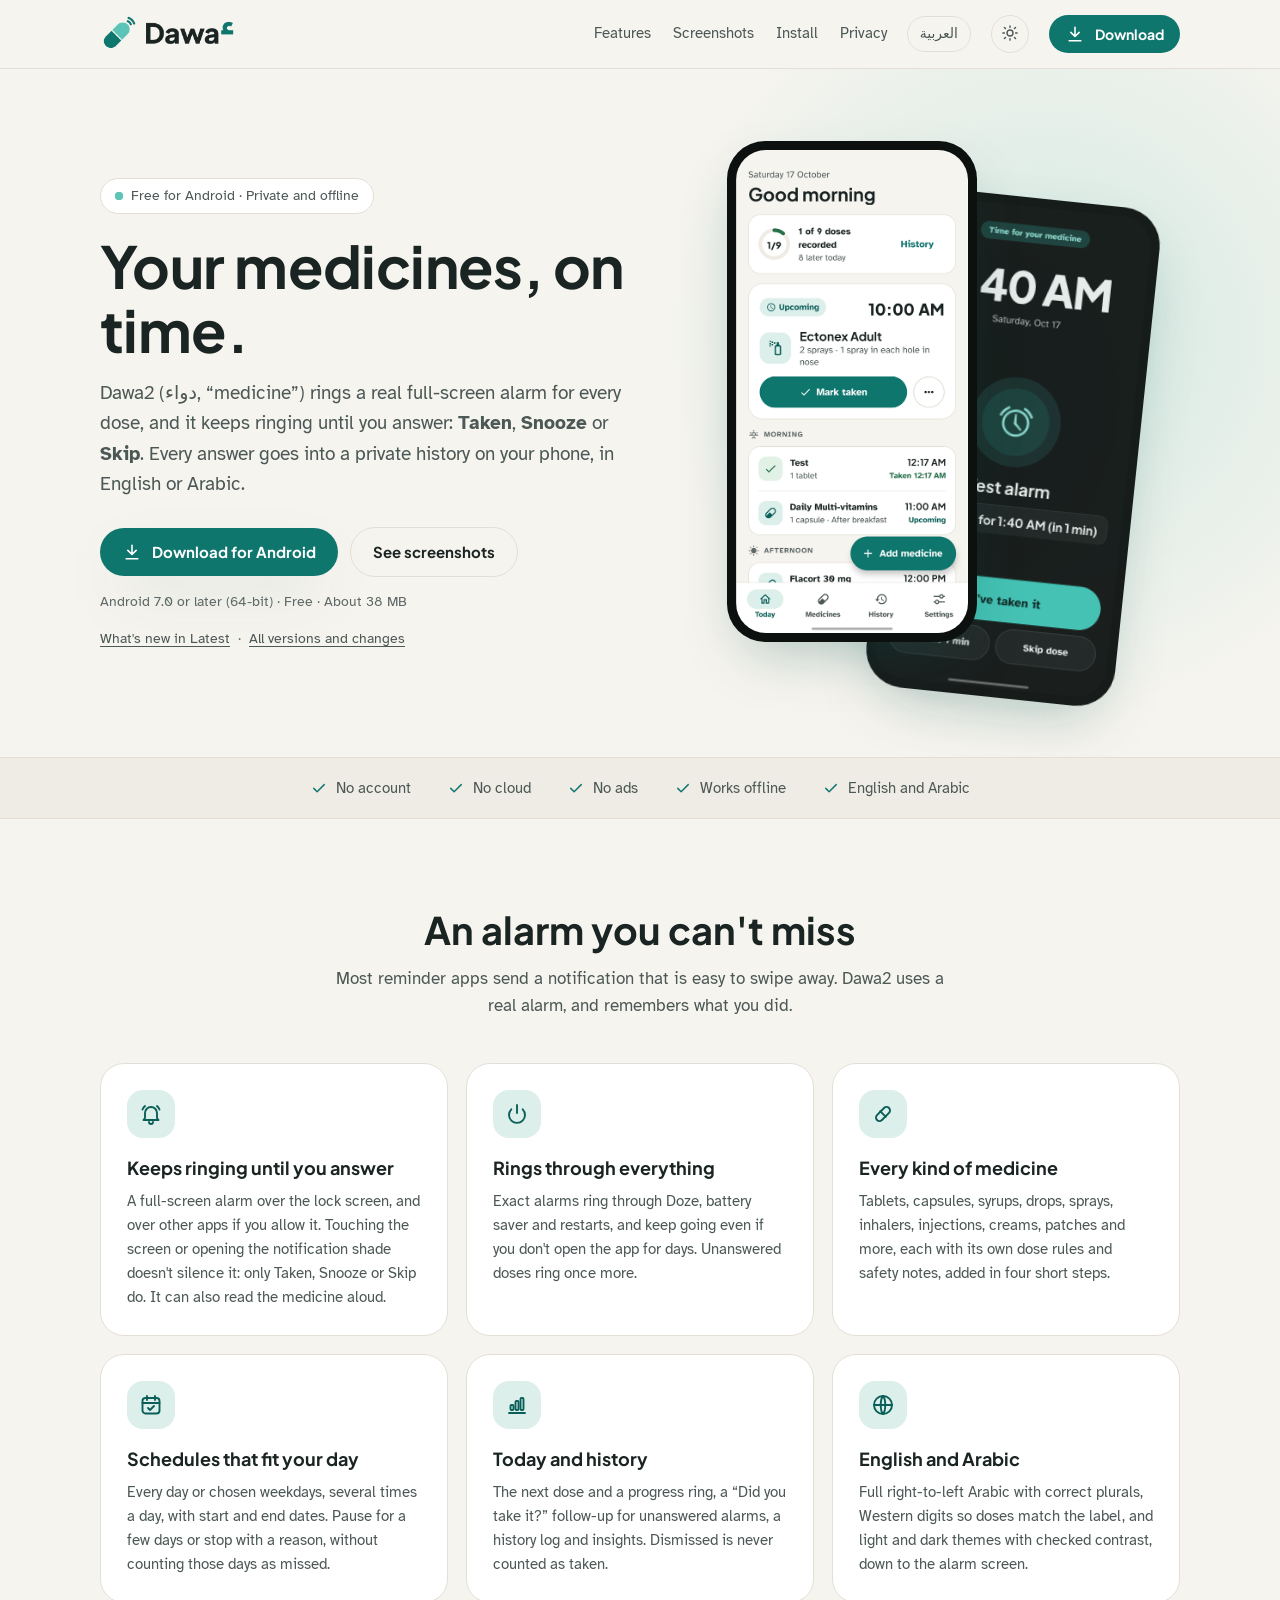
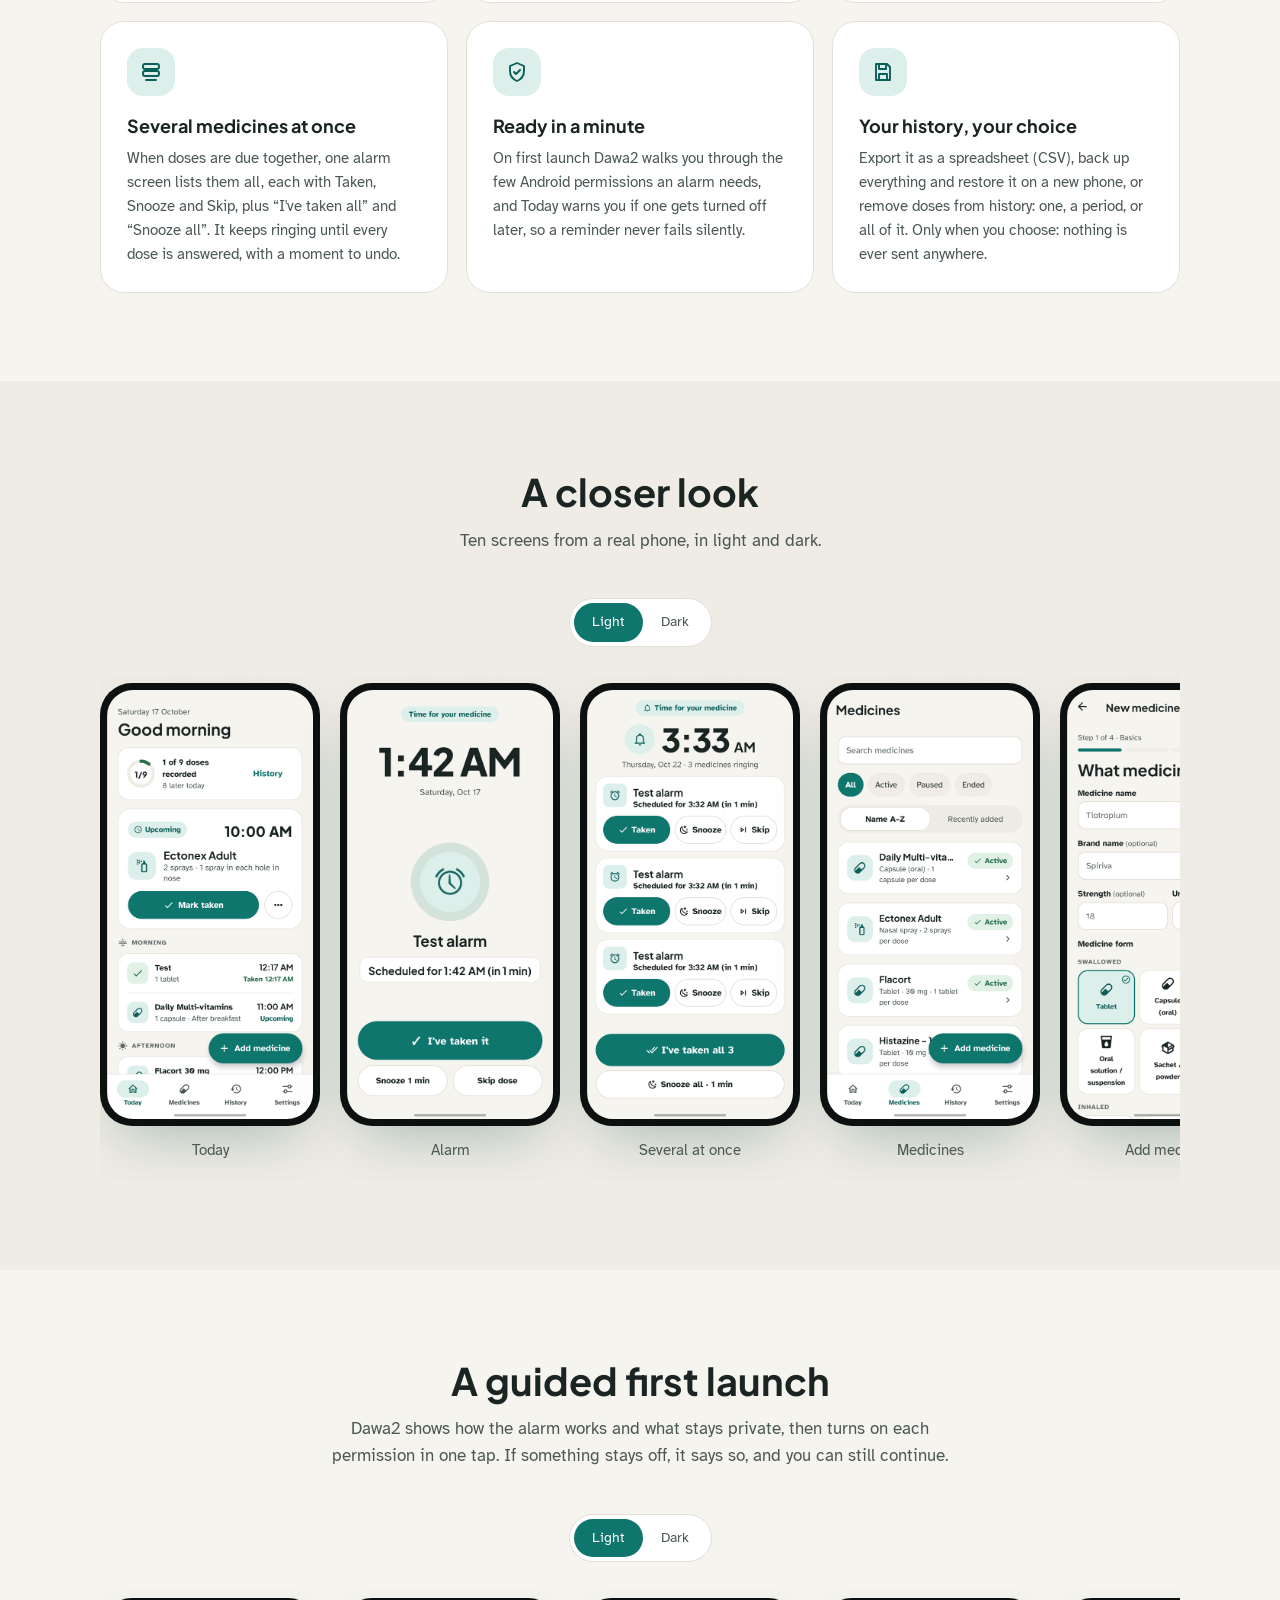
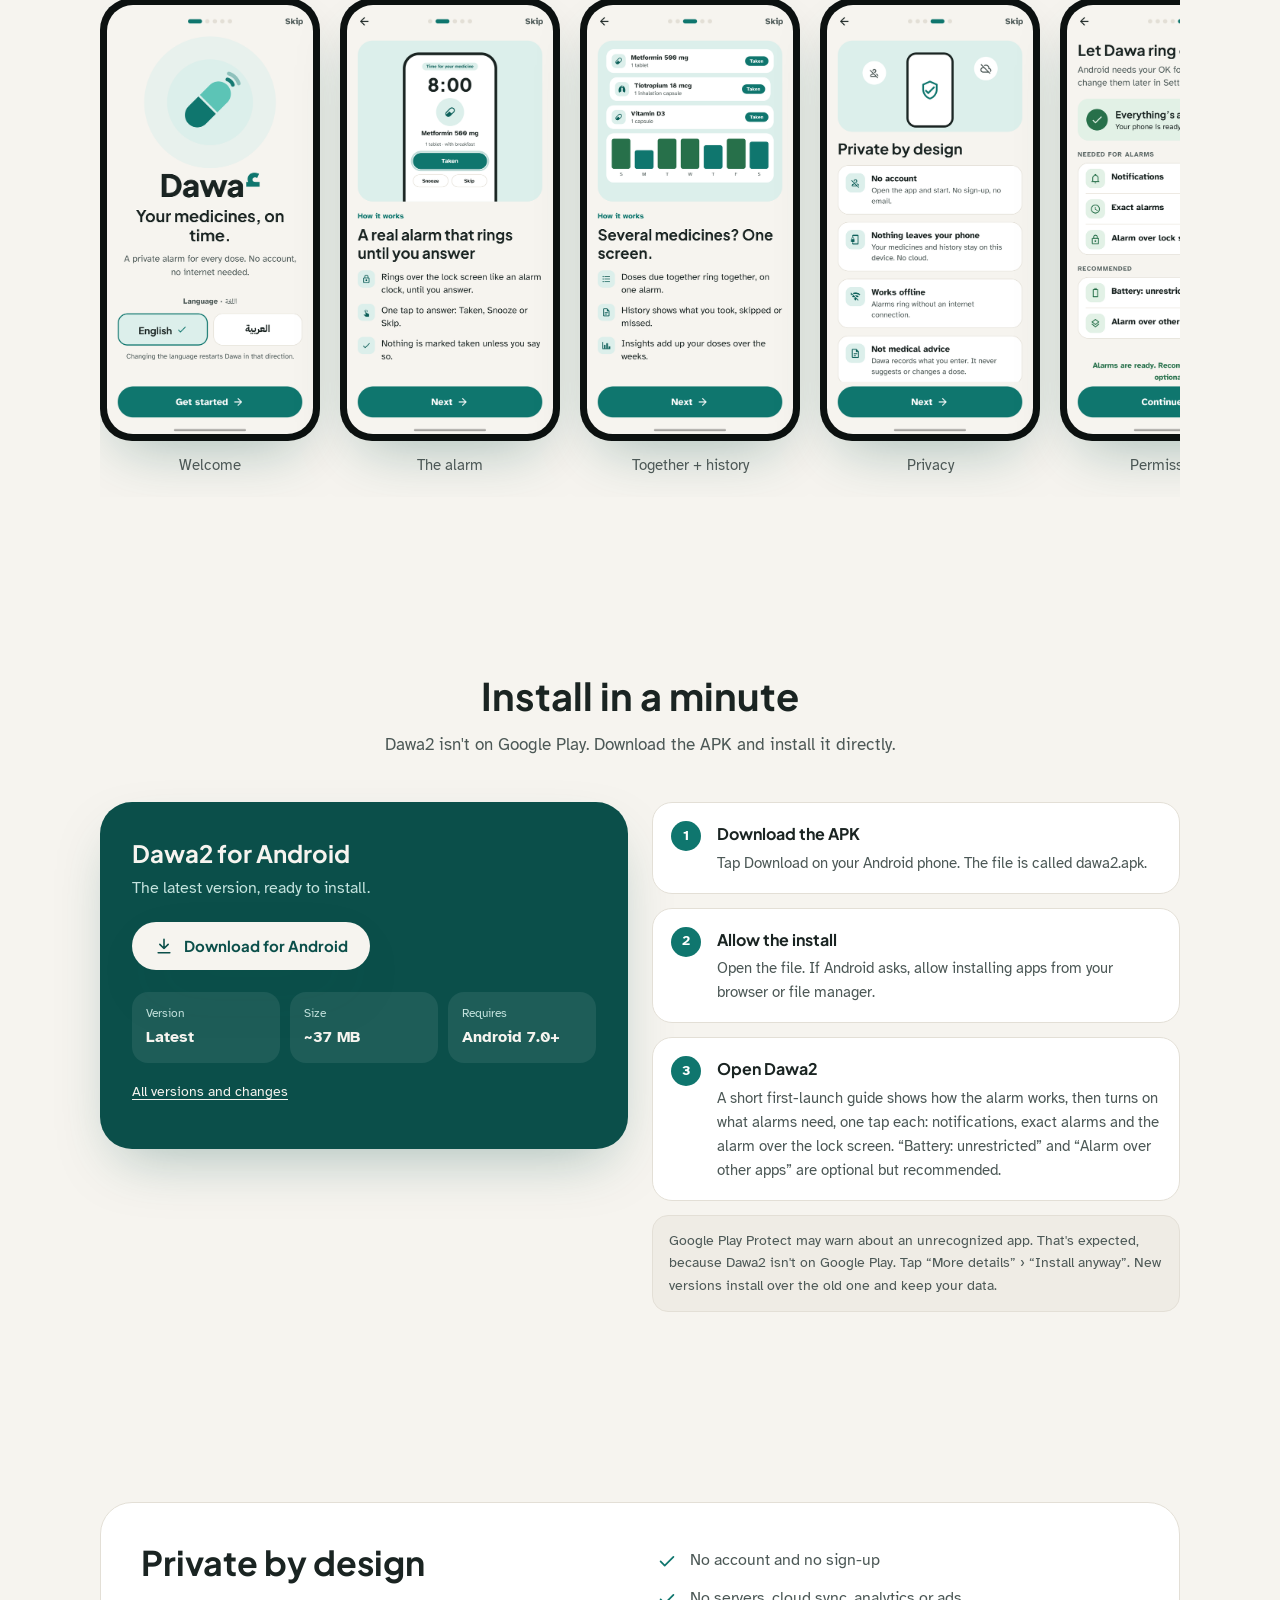
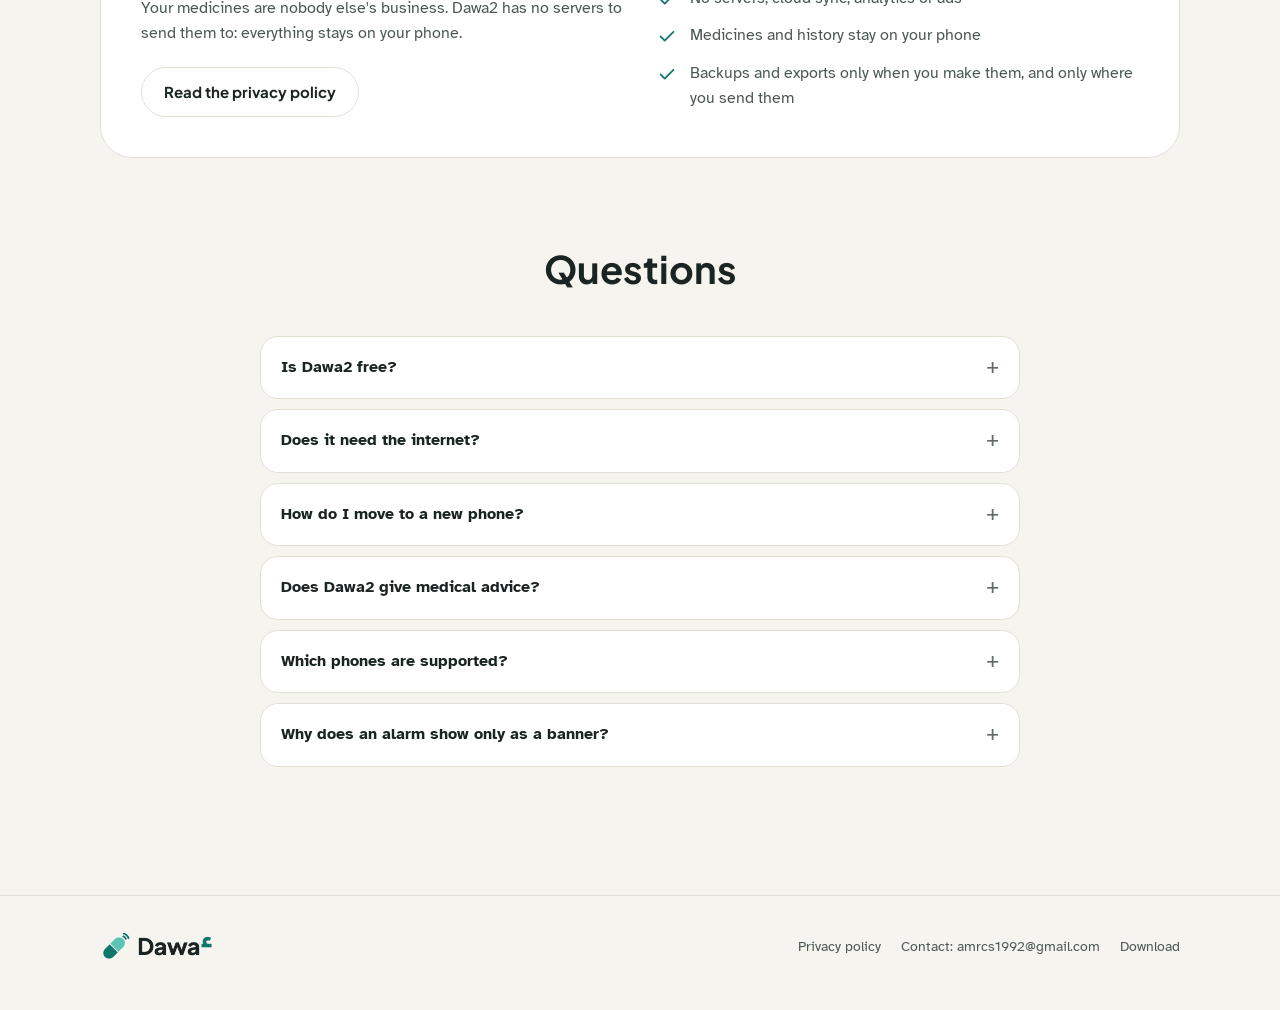
<file: index.html>
<!doctype html>
<html lang="en" dir="ltr">
<head>
  <meta charset="utf-8">
  <meta name="viewport" content="width=device-width, initial-scale=1">
  <title>Dawa2 · Medication reminders with real alarms for Android</title>
  <meta name="description" content="Dawa2 is a free, private medication reminder for Android in English and Arabic. Real full-screen alarms that keep ringing until you answer. No account, no cloud.">
  <meta name="theme-color" content="#0F766E">
  <meta property="og:title" content="Dawa2 · Medication reminders with real alarms for Android">
  <meta property="og:description" content="Dawa2 is a free, private medication reminder for Android in English and Arabic. Real full-screen alarms that keep ringing until you answer. No account, no cloud.">
  <meta property="og:image" content="https://amrcs92.github.io/dawa2-site/assets/icon.png">
  <link rel="icon" href="assets/icon.png">
  <link rel="preconnect" href="https://fonts.googleapis.com">
  <link rel="preconnect" href="https://fonts.gstatic.com" crossorigin>
  <link href="https://fonts.googleapis.com/css2?family=Atkinson+Hyperlegible:wght@400;700&family=IBM+Plex+Sans+Arabic:wght@400;500;700&family=Plus+Jakarta+Sans:wght@700;800&display=swap" rel="stylesheet">
  <link rel="stylesheet" href="style.css">
  <script>try { const t = localStorage.getItem('theme'); if (t === 'light' || t === 'dark') document.documentElement.dataset.theme = t; } catch (e) {}</script>
</head>
<body>
  <header class="topbar">
    <div class="container">
      <a class="brand" href="./"><img class="logo-light" src="assets/logo-en-light.png" alt="Dawa2 · دواء"><img class="logo-dark" src="assets/logo-en-dark.png" alt="Dawa2 · دواء"></a>
      <nav class="links" aria-label="Sections"><a href="#features">Features</a><a href="#screenshots">Screenshots</a><a href="#install">Install</a><a href="#privacy">Privacy</a></nav>
      <a class="lang-switch" href="ar/" hreflang="ar">العربية</a>
      <button type="button" class="theme-toggle" aria-label="Switch light or dark" title="Switch light or dark"><span class="sun"><svg viewBox="0 0 24 24" fill="none" stroke="currentColor" stroke-width="1.9" stroke-linecap="round" stroke-linejoin="round" aria-hidden="true"><circle cx="12" cy="12" r="4"/><path d="M12 2.5v2M12 19.5v2M4.6 4.6 6 6M18 18l1.4 1.4M2.5 12h2M19.5 12h2M4.6 19.4 6 18M18 6l1.4-1.4"/></svg></span><span class="moon"><svg viewBox="0 0 24 24" fill="none" stroke="currentColor" stroke-width="1.9" stroke-linecap="round" stroke-linejoin="round" aria-hidden="true"><path d="M20 14.5A8 8 0 1 1 9.5 4a6.5 6.5 0 0 0 10.5 10.5z"/></svg></span></button>
      <a class="btn btn-primary btn-sm" href="https://github.com/amrcs92/dawa2-site/releases/latest/download/dawa2.apk"><svg viewBox="0 0 24 24" fill="none" stroke="currentColor" stroke-width="1.9" stroke-linecap="round" stroke-linejoin="round" aria-hidden="true"><path d="M12 4v11M7 10l5 5 5-5M5 20h14"/></svg>Download</a>
    </div>
  </header>

  <main>
    <section class="hero">
      <div class="container">
        <div>
          <span class="eyebrow"><span class="dot"></span>Free for Android · Private and offline</span>
          <h1>Your medicines, on time.</h1>
          <p class="lead">Dawa2 (<bdi>دواء</bdi>, “medicine”) rings a real full-screen alarm for every dose, and it keeps ringing until you answer: <strong>Taken</strong>, <strong>Snooze</strong> or <strong>Skip</strong>. Every answer goes into a private history on your phone, in English or Arabic.</p>
          <div class="cta">
            <a class="btn btn-primary" href="https://github.com/amrcs92/dawa2-site/releases/latest/download/dawa2.apk"><svg viewBox="0 0 24 24" fill="none" stroke="currentColor" stroke-width="1.9" stroke-linecap="round" stroke-linejoin="round" aria-hidden="true"><path d="M12 4v11M7 10l5 5 5-5M5 20h14"/></svg>Download for Android</a>
            <a class="btn btn-ghost" href="#screenshots">See screenshots</a>
          </div>
          <p class="meta">Android 7.0 or later (64-bit) · Free · About 38 MB</p>
          <p class="release-line"><a href="#whats-new">What's new in <span class="rel-v" dir="ltr">Latest</span></a><span aria-hidden="true">·</span><a href="https://github.com/amrcs92/dawa2-site/releases">All versions and changes</a></p>
        </div>
        <div class="phones" aria-hidden="true">
          <div class="phone back"><img src="assets/shots/en-dark-alarm.png" alt="" width="540" height="1125"></div>
          <div class="phone front"><img src="assets/shots/en-light-today.png" alt="" width="540" height="1125"></div>
        </div>
      </div>
    </section>

    <div class="trust"><div class="container"><ul><li><svg viewBox="0 0 24 24" fill="none" stroke="currentColor" stroke-width="1.9" stroke-linecap="round" stroke-linejoin="round" aria-hidden="true"><path d="m5 12.5 4.5 4.5L19 7.5"/></svg>No account</li><li><svg viewBox="0 0 24 24" fill="none" stroke="currentColor" stroke-width="1.9" stroke-linecap="round" stroke-linejoin="round" aria-hidden="true"><path d="m5 12.5 4.5 4.5L19 7.5"/></svg>No cloud</li><li><svg viewBox="0 0 24 24" fill="none" stroke="currentColor" stroke-width="1.9" stroke-linecap="round" stroke-linejoin="round" aria-hidden="true"><path d="m5 12.5 4.5 4.5L19 7.5"/></svg>No ads</li><li><svg viewBox="0 0 24 24" fill="none" stroke="currentColor" stroke-width="1.9" stroke-linecap="round" stroke-linejoin="round" aria-hidden="true"><path d="m5 12.5 4.5 4.5L19 7.5"/></svg>Works offline</li><li><svg viewBox="0 0 24 24" fill="none" stroke="currentColor" stroke-width="1.9" stroke-linecap="round" stroke-linejoin="round" aria-hidden="true"><path d="m5 12.5 4.5 4.5L19 7.5"/></svg>English and Arabic</li></ul></div></div>

    <section class="block" id="features">
      <div class="container">
        <div class="section-head"><h2>An alarm you can't miss</h2><p>Most reminder apps send a notification that is easy to swipe away. Dawa2 uses a real alarm, and remembers what you did.</p></div>
        <div class="features"><div class="feature"><div class="icon"><svg viewBox="0 0 24 24" fill="none" stroke="currentColor" stroke-width="1.9" stroke-linecap="round" stroke-linejoin="round" aria-hidden="true"><path d="M6 16V11a6 6 0 0 1 12 0v5l1.5 2h-15z"/><path d="M10 20a2 2 0 0 0 4 0"/><path d="M3.5 7.5A9 9 0 0 1 6 4M20.5 7.5A9 9 0 0 0 18 4"/></svg></div><h3>Keeps ringing until you answer</h3><p>A full-screen alarm over the lock screen, and over other apps if you allow it. Touching the screen or opening the notification shade doesn't silence it: only Taken, Snooze or Skip do. It can also read the medicine aloud.</p></div><div class="feature"><div class="icon"><svg viewBox="0 0 24 24" fill="none" stroke="currentColor" stroke-width="1.9" stroke-linecap="round" stroke-linejoin="round" aria-hidden="true"><path d="M12 3v8"/><path d="M6.3 7.3a8 8 0 1 0 11.4 0"/></svg></div><h3>Rings through everything</h3><p>Exact alarms ring through Doze, battery saver and restarts, and keep going even if you don't open the app for days. Unanswered doses ring once more.</p></div><div class="feature"><div class="icon"><svg viewBox="0 0 24 24" fill="none" stroke="currentColor" stroke-width="1.9" stroke-linecap="round" stroke-linejoin="round" aria-hidden="true"><rect x="3.5" y="8.5" width="17" height="7" rx="3.5" transform="rotate(-45 12 12)"/><path d="m9.2 9.2 5.6 5.6"/></svg></div><h3>Every kind of medicine</h3><p>Tablets, capsules, syrups, drops, sprays, inhalers, injections, creams, patches and more, each with its own dose rules and safety notes, added in four short steps.</p></div><div class="feature"><div class="icon"><svg viewBox="0 0 24 24" fill="none" stroke="currentColor" stroke-width="1.9" stroke-linecap="round" stroke-linejoin="round" aria-hidden="true"><rect x="3.5" y="5" width="17" height="15.5" rx="3"/><path d="M3.5 10h17M8 3v4M16 3v4"/><path d="m9 15 2 2 4-4"/></svg></div><h3>Schedules that fit your day</h3><p>Every day or chosen weekdays, several times a day, with start and end dates. Pause for a few days or stop with a reason, without counting those days as missed.</p></div><div class="feature"><div class="icon"><svg viewBox="0 0 24 24" fill="none" stroke="currentColor" stroke-width="1.9" stroke-linecap="round" stroke-linejoin="round" aria-hidden="true"><path d="M4 20h16"/><rect x="5.5" y="12" width="3" height="5" rx="1"/><rect x="10.5" y="8" width="3" height="9" rx="1"/><rect x="15.5" y="5" width="3" height="12" rx="1"/></svg></div><h3>Today and history</h3><p>The next dose and a progress ring, a “Did you take it?” follow-up for unanswered alarms, a history log and insights. Dismissed is never counted as taken.</p></div><div class="feature"><div class="icon"><svg viewBox="0 0 24 24" fill="none" stroke="currentColor" stroke-width="1.9" stroke-linecap="round" stroke-linejoin="round" aria-hidden="true"><circle cx="12" cy="12" r="9"/><path d="M3 12h18M12 3c3 3.2 3 14.8 0 18M12 3c-3 3.2-3 14.8 0 18"/></svg></div><h3>English and Arabic</h3><p>Full right-to-left Arabic with correct plurals, Western digits so doses match the label, and light and dark themes with checked contrast, down to the alarm screen.</p></div><div class="feature"><div class="icon"><svg viewBox="0 0 24 24" fill="none" stroke="currentColor" stroke-width="1.9" stroke-linecap="round" stroke-linejoin="round" aria-hidden="true"><rect x="4" y="4" width="16" height="5" rx="2"/><rect x="4" y="11" width="16" height="5" rx="2"/><path d="M7 20h10"/></svg></div><h3>Several medicines at once</h3><p>When doses are due together, one alarm screen lists them all, each with Taken, Snooze and Skip, plus “I've taken all” and “Snooze all”. It keeps ringing until every dose is answered, with a moment to undo.</p></div><div class="feature"><div class="icon"><svg viewBox="0 0 24 24" fill="none" stroke="currentColor" stroke-width="1.9" stroke-linecap="round" stroke-linejoin="round" aria-hidden="true"><path d="M12 3 5 6v5c0 4.5 3 8.3 7 10 4-1.7 7-5.5 7-10V6z"/><path d="m9 12 2 2 4-4"/></svg></div><h3>Ready in a minute</h3><p>On first launch Dawa2 walks you through the few Android permissions an alarm needs, and Today warns you if one gets turned off later, so a reminder never fails silently.</p></div><div class="feature"><div class="icon"><svg viewBox="0 0 24 24" fill="none" stroke="currentColor" stroke-width="1.9" stroke-linecap="round" stroke-linejoin="round" aria-hidden="true"><path d="M5 4h11l3 3v13H5z"/><path d="M8 4v5h7V4M8 20v-6h8v6"/></svg></div><h3>Your history, your choice</h3><p>Export it as a spreadsheet (CSV), back up everything and restore it on a new phone, or remove doses from history: one, a period, or all of it. Only when you choose: nothing is ever sent anywhere.</p></div></div>
      </div>
    </section>

    <section class="block" id="screenshots" style="background: var(--bg2)">
      <div class="container">
        <div class="section-head"><h2>A closer look</h2><p>Ten screens from a real phone, in light and dark.</p></div>
        <div class="gallery-bar"><div class="seg" role="group"><button type="button" data-theme="light" aria-pressed="true">Light</button><button type="button" data-theme="dark" aria-pressed="false">Dark</button></div></div>
        <div class="gallery"><figure><div class="phone"><img loading="lazy" src="assets/shots/en-light-today.png" data-light="assets/shots/en-light-today.png" data-dark="assets/shots/en-dark-today.png" alt="Today" width="540" height="1125"></div><figcaption>Today</figcaption></figure><figure><div class="phone"><img loading="lazy" src="assets/shots/en-light-alarm.png" data-light="assets/shots/en-light-alarm.png" data-dark="assets/shots/en-dark-alarm.png" alt="Alarm" width="540" height="1125"></div><figcaption>Alarm</figcaption></figure><figure><div class="phone"><img loading="lazy" src="assets/shots/en-light-alarm-multi.png" data-light="assets/shots/en-light-alarm-multi.png" data-dark="assets/shots/en-dark-alarm-multi.png" alt="Several at once" width="540" height="1125"></div><figcaption>Several at once</figcaption></figure><figure><div class="phone"><img loading="lazy" src="assets/shots/en-light-medicines.png" data-light="assets/shots/en-light-medicines.png" data-dark="assets/shots/en-dark-medicines.png" alt="Medicines" width="540" height="1125"></div><figcaption>Medicines</figcaption></figure><figure><div class="phone"><img loading="lazy" src="assets/shots/en-light-add.png" data-light="assets/shots/en-light-add.png" data-dark="assets/shots/en-dark-add.png" alt="Add medicine" width="540" height="1125"></div><figcaption>Add medicine</figcaption></figure><figure><div class="phone"><img loading="lazy" src="assets/shots/en-light-insights.png" data-light="assets/shots/en-light-insights.png" data-dark="assets/shots/en-dark-insights.png" alt="Insights" width="540" height="1125"></div><figcaption>Insights</figcaption></figure><figure><div class="phone"><img loading="lazy" src="assets/shots/en-light-settings.png" data-light="assets/shots/en-light-settings.png" data-dark="assets/shots/en-dark-settings.png" alt="Settings" width="540" height="1125"></div><figcaption>Settings</figcaption></figure><figure><div class="phone"><img loading="lazy" src="assets/shots/en-light-settings-speak.png" data-light="assets/shots/en-light-settings-speak.png" data-dark="assets/shots/en-dark-settings-speak.png" alt="Speak the title" width="540" height="1125"></div><figcaption>Speak the title</figcaption></figure><figure><div class="phone"><img loading="lazy" src="assets/shots/en-light-history-remove.png" data-light="assets/shots/en-light-history-remove.png" data-dark="assets/shots/en-dark-history-remove.png" alt="Remove history" width="540" height="1125"></div><figcaption>Remove history</figcaption></figure><figure><div class="phone"><img loading="lazy" src="assets/shots/en-light-medicine-delete.png" data-light="assets/shots/en-light-medicine-delete.png" data-dark="assets/shots/en-dark-medicine-delete.png" alt="Delete a medicine" width="540" height="1125"></div><figcaption>Delete a medicine</figcaption></figure></div>
      </div>
    </section>

    <section class="block" id="first-launch">
      <div class="container">
        <div class="section-head"><h2>A guided first launch</h2><p>Dawa2 shows how the alarm works and what stays private, then turns on each permission in one tap. If something stays off, it says so, and you can still continue.</p></div>
        <div class="gallery-bar"><div class="seg" role="group"><button type="button" data-theme="light" aria-pressed="true">Light</button><button type="button" data-theme="dark" aria-pressed="false">Dark</button></div></div>
        <div class="gallery"><figure><div class="phone"><img loading="lazy" src="assets/shots/en-light-onboarding-1-welcome.png" data-light="assets/shots/en-light-onboarding-1-welcome.png" data-dark="assets/shots/en-dark-onboarding-1-welcome.png" alt="Welcome" width="540" height="1125"></div><figcaption>Welcome</figcaption></figure><figure><div class="phone"><img loading="lazy" src="assets/shots/en-light-onboarding-2-alarm.png" data-light="assets/shots/en-light-onboarding-2-alarm.png" data-dark="assets/shots/en-dark-onboarding-2-alarm.png" alt="The alarm" width="540" height="1125"></div><figcaption>The alarm</figcaption></figure><figure><div class="phone"><img loading="lazy" src="assets/shots/en-light-onboarding-3-together.png" data-light="assets/shots/en-light-onboarding-3-together.png" data-dark="assets/shots/en-dark-onboarding-3-together.png" alt="Together + history" width="540" height="1125"></div><figcaption>Together + history</figcaption></figure><figure><div class="phone"><img loading="lazy" src="assets/shots/en-light-onboarding-4-privacy.png" data-light="assets/shots/en-light-onboarding-4-privacy.png" data-dark="assets/shots/en-dark-onboarding-4-privacy.png" alt="Privacy" width="540" height="1125"></div><figcaption>Privacy</figcaption></figure><figure><div class="phone"><img loading="lazy" src="assets/shots/en-light-onboarding-5-permissions.png" data-light="assets/shots/en-light-onboarding-5-permissions.png" data-dark="assets/shots/en-dark-onboarding-5-permissions.png" alt="Permissions" width="540" height="1125"></div><figcaption>Permissions</figcaption></figure><figure><div class="phone"><img loading="lazy" src="assets/shots/en-light-onboarding-6-ready.png" data-light="assets/shots/en-light-onboarding-6-ready.png" data-dark="assets/shots/en-dark-onboarding-6-ready.png" alt="Ready" width="540" height="1125"></div><figcaption>Ready</figcaption></figure></div>
      </div>
    </section>

    <section class="block" id="install">
      <div class="container">
        <div class="section-head"><h2>Install in a minute</h2><p>Dawa2 isn't on Google Play. Download the APK and install it directly.</p></div>
        <div class="install">
          <div class="download-card">
            <h3>Dawa2 for Android</h3>
            <p>The latest version, ready to install.</p>
            <a class="btn btn-primary" href="https://github.com/amrcs92/dawa2-site/releases/latest/download/dawa2.apk"><svg viewBox="0 0 24 24" fill="none" stroke="currentColor" stroke-width="1.9" stroke-linecap="round" stroke-linejoin="round" aria-hidden="true"><path d="M12 4v11M7 10l5 5 5-5M5 20h14"/></svg>Download for Android</a>
            <dl class="facts">
              <div><dt>Version</dt><dd id="rel-version" dir="ltr">Latest</dd></div>
              <div><dt>Size</dt><dd id="rel-size" dir="ltr">~37 MB</dd></div>
              <div><dt>Requires</dt><dd>Android 7.0+</dd></div>
            </dl>
            <div class="whats-new" id="whats-new" hidden>
              <h4>What's new in <span class="rel-v" dir="ltr"></span></h4>
              <ul id="rel-news"></ul>
            </div>
            <p class="all-versions"><a href="https://github.com/amrcs92/dawa2-site/releases">All versions and changes</a></p>
            <p class="checksum" id="rel-sha-wrap" hidden>SHA-256: <code id="rel-sha"></code></p>
          </div>
          <div>
            <ol class="steps"><li><h4>Download the APK</h4><p>Tap Download on your Android phone. The file is called dawa2.apk.</p></li><li><h4>Allow the install</h4><p>Open the file. If Android asks, allow installing apps from your browser or file manager.</p></li><li><h4>Open Dawa2</h4><p>A short first-launch guide shows how the alarm works, then turns on what alarms need, one tap each: notifications, exact alarms and the alarm over the lock screen. “Battery: unrestricted” and “Alarm over other apps” are optional but recommended.</p></li></ol>
            <p class="note">Google Play Protect may warn about an unrecognized app. That's expected, because Dawa2 isn't on Google Play. Tap “More details” › “Install anyway”. New versions install over the old one and keep your data.</p>
          </div>
        </div>
      </div>
    </section>

    <section class="block" id="privacy">
      <div class="container">
        <div class="privacy-band">
          <div>
            <h2>Private by design</h2>
            <p>Your medicines are nobody else's business. Dawa2 has no servers to send them to: everything stays on your phone.</p>
            <a class="btn btn-ghost" href="privacy.html">Read the privacy policy</a>
          </div>
          <ul class="checks"><li><svg viewBox="0 0 24 24" fill="none" stroke="currentColor" stroke-width="1.9" stroke-linecap="round" stroke-linejoin="round" aria-hidden="true"><path d="m5 12.5 4.5 4.5L19 7.5"/></svg><span>No account and no sign-up</span></li><li><svg viewBox="0 0 24 24" fill="none" stroke="currentColor" stroke-width="1.9" stroke-linecap="round" stroke-linejoin="round" aria-hidden="true"><path d="m5 12.5 4.5 4.5L19 7.5"/></svg><span>No servers, cloud sync, analytics or ads</span></li><li><svg viewBox="0 0 24 24" fill="none" stroke="currentColor" stroke-width="1.9" stroke-linecap="round" stroke-linejoin="round" aria-hidden="true"><path d="m5 12.5 4.5 4.5L19 7.5"/></svg><span>Medicines and history stay on your phone</span></li><li><svg viewBox="0 0 24 24" fill="none" stroke="currentColor" stroke-width="1.9" stroke-linecap="round" stroke-linejoin="round" aria-hidden="true"><path d="m5 12.5 4.5 4.5L19 7.5"/></svg><span>Backups and exports only when you make them, and only where you send them</span></li></ul>
        </div>
      </div>
    </section>

    <section class="block" style="padding-top: 0">
      <div class="container">
        <div class="section-head"><h2>Questions</h2></div>
        <div class="faq"><details><summary>Is Dawa2 free?</summary><p>Yes. No ads, no subscriptions and no in-app purchases.</p></details><details><summary>Does it need the internet?</summary><p>No. Dawa2 works fully offline and its own code makes no network requests.</p></details><details><summary>How do I move to a new phone?</summary><p>Use Settings › Back up everything and keep the file somewhere safe, then restore it on the new phone. Android's automatic backup is off, so uninstalling the app deletes your data.</p></details><details><summary>Does Dawa2 give medical advice?</summary><p>No. It records exactly what you enter and never suggests or changes doses.</p></details><details><summary>Which phones are supported?</summary><p>Android 7.0 or later on a 64-bit (arm64) phone, which covers almost every phone from recent years. Some brands hold apps back in the background; turning on “Battery: unrestricted” keeps alarms on time.</p></details><details><summary>Why does an alarm show only as a banner?</summary><p>While you use your phone, Android shows alarms as a banner unless the app may display over other apps. Allow “Alarm over other apps” in Settings › Alarm readiness, and alarms take the whole screen.</p></details></div>
      </div>
    </section>
  </main>
  <footer>
    <div class="container">
      <a href="./"><img class="logo-light" src="assets/logo-en-light.png" alt="Dawa2 · دواء"><img class="logo-dark" src="assets/logo-en-dark.png" alt="Dawa2 · دواء"></a>
      <nav>
        <a href="privacy.html">Privacy policy</a>
        <a href="mailto:amrcs1992@gmail.com">Contact: amrcs1992@gmail.com</a>
        <a href="https://github.com/amrcs92/dawa2-site/releases/latest/download/dawa2.apk">Download</a>
      </nav>
    </div>
  </footer>
  <script>
    // Light / dark switch: starts from the phone's setting, remembers the visitor's choice.
    const isDark = () =>
      document.documentElement.dataset.theme
        ? document.documentElement.dataset.theme === 'dark'
        : matchMedia('(prefers-color-scheme: dark)').matches;
    // Animated switches (View Transitions): the page fades smoothly to the other theme while the
    // sun/moon icon turns into the other one; screenshot toggles fade the same way. Instant without
    // the API or with reduced motion.
    const calm = matchMedia('(prefers-reduced-motion: reduce)').matches;
    // Resolves once the screenshots in view have their new image (or after 400 ms), so the
    // transition never captures a half-loaded picture.
    const shotsReady = (scope = document) => {
      const inView = [...scope.querySelectorAll('.gallery img')].filter((i) => {
        const r = i.getBoundingClientRect();
        return r.bottom > 0 && r.top < innerHeight;
      });
      return Promise.race([
        Promise.all(inView.map((i) => i.decode().catch(() => {}))),
        new Promise((r) => setTimeout(r, 400)),
      ]);
    };
    const transition = (change, themeSwitch = false) => {
      if (!document.startViewTransition || calm) { change(); return; }
      const html = document.documentElement;
      if (themeSwitch) html.classList.add('vt-theme'); // gives the sun/moon its own animation
      document.startViewTransition(change).finished.finally(() => html.classList.remove('vt-theme'));
    };
    const toggle = document.querySelector('.theme-toggle');
    toggle.addEventListener('click', () =>
      transition(() => {
        const next = isDark() ? 'light' : 'dark';
        document.documentElement.dataset.theme = next;
        try { localStorage.setItem('theme', next); } catch (e) {}
        document.dispatchEvent(new CustomEvent('themechange', { detail: next }));
        return shotsReady();
      }, true),
    );
  </script>

  <script>
    // Screenshot theme switches (A closer look, A guided first launch): each changes its own section;
    // all of them follow the page theme.
    const showShots = (theme, scope = document) => {
      scope.querySelectorAll('.seg button').forEach((x) => x.setAttribute('aria-pressed', String(x.dataset.theme === theme)));
      scope.querySelectorAll('.gallery img').forEach((img) => (img.src = img.dataset[theme]));
    };
    document.querySelectorAll('.seg button').forEach((b) =>
      b.addEventListener('click', () => {
        const section = b.closest('section');
        if (b.getAttribute('aria-pressed') === 'true') return;
        transition(() => {
          showShots(b.dataset.theme, section);
          return shotsReady(section);
        });
      }),
    );
    if (isDark()) showShots('dark');
    document.addEventListener('themechange', (e) => showShots(e.detail));
    // Gentle motion: sections rise into view and the hero phones lean toward the pointer. Off for reduced motion.
    if (!matchMedia('(prefers-reduced-motion: reduce)').matches) {
      if ('IntersectionObserver' in window) {
        const io = new IntersectionObserver(
          (entries) => entries.forEach((e) => {
            if (!e.isIntersecting) return;
            e.target.classList.add('in');
            io.unobserve(e.target);
          }),
          { rootMargin: '0px 0px -8% 0px' }
        );
        document.querySelectorAll('.section-head, .feature, .gallery, .download-card, .steps li, .note, .privacy-band, .faq details').forEach((el) => {
          el.style.setProperty('--d', ([...el.parentElement.children].indexOf(el) % 3) * 0.1 + 's');
          el.classList.add('reveal');
          io.observe(el);
        });
      }
      const hero = document.querySelector('.hero');
      const phones = document.querySelector('.phones');
      if (matchMedia('(hover: hover) and (pointer: fine)').matches) {
        hero.addEventListener('pointermove', (e) => {
          const r = hero.getBoundingClientRect();
          phones.style.setProperty('--mx', (((e.clientX - r.left) / r.width) * 2 - 1).toFixed(3));
          phones.style.setProperty('--my', (((e.clientY - r.top) / r.height) * 2 - 1).toFixed(3));
        });
        hero.addEventListener('pointerleave', () => {
          phones.style.setProperty('--mx', 0);
          phones.style.setProperty('--my', 0);
        });
      }
    }
    // Latest release facts (version, size, checksum) from GitHub; the page works without them.
    // Dawa2 shows Western digits in Arabic too, so doses and versions match the label.
    fetch('https://api.github.com/repos/amrcs92/dawa2-site/releases/latest')
      .then((r) => (r.ok ? r.json() : null))
      .then((rel) => {
        if (!rel) return;
        const ver = rel.tag_name.replace(/^v/, '');
        document.getElementById('rel-version').textContent = ver;
        document.querySelectorAll('.rel-v').forEach((el) => (el.textContent = ver));
        // What's new: release notes hold English bullets, then a '### بالعربية' list, then '---' and the checksum.
        const body = (rel.body || '').split(/\n---/)[0];
        const parts = body.split(/^###\s*بالعربية\s*$/m);
        const plain = (x) => x.replace(/\*\*|`/g, '').trim();
        const bullets = (s) => s.split('\n').filter((l) => /^\s*-\s/.test(l)).map((l) => plain(l.replace(/^\s*-\s/, '')));
        const items = bullets(parts[0]);
        if (items.length) {
          const ul = document.getElementById('rel-news');
          items.slice(0, 4).forEach((x) => {
            const li = document.createElement('li');
            li.textContent = x;
            ul.appendChild(li);
          });
          document.getElementById('whats-new').hidden = false;
        }
        const apk = (rel.assets || []).find((a) => a.name === 'dawa2.apk');
        if (apk) document.getElementById('rel-size').textContent = Math.round(apk.size / 1e6) + ' MB';
        const m = /SHA-256[^:]*:\s*`?([a-f0-9]{64})/i.exec(rel.body || '');
        if (m) {
          document.getElementById('rel-sha').textContent = m[1];
          document.getElementById('rel-sha-wrap').hidden = false;
        }
      })
      .catch(() => {});
  </script>
</body>
</html>
</file>
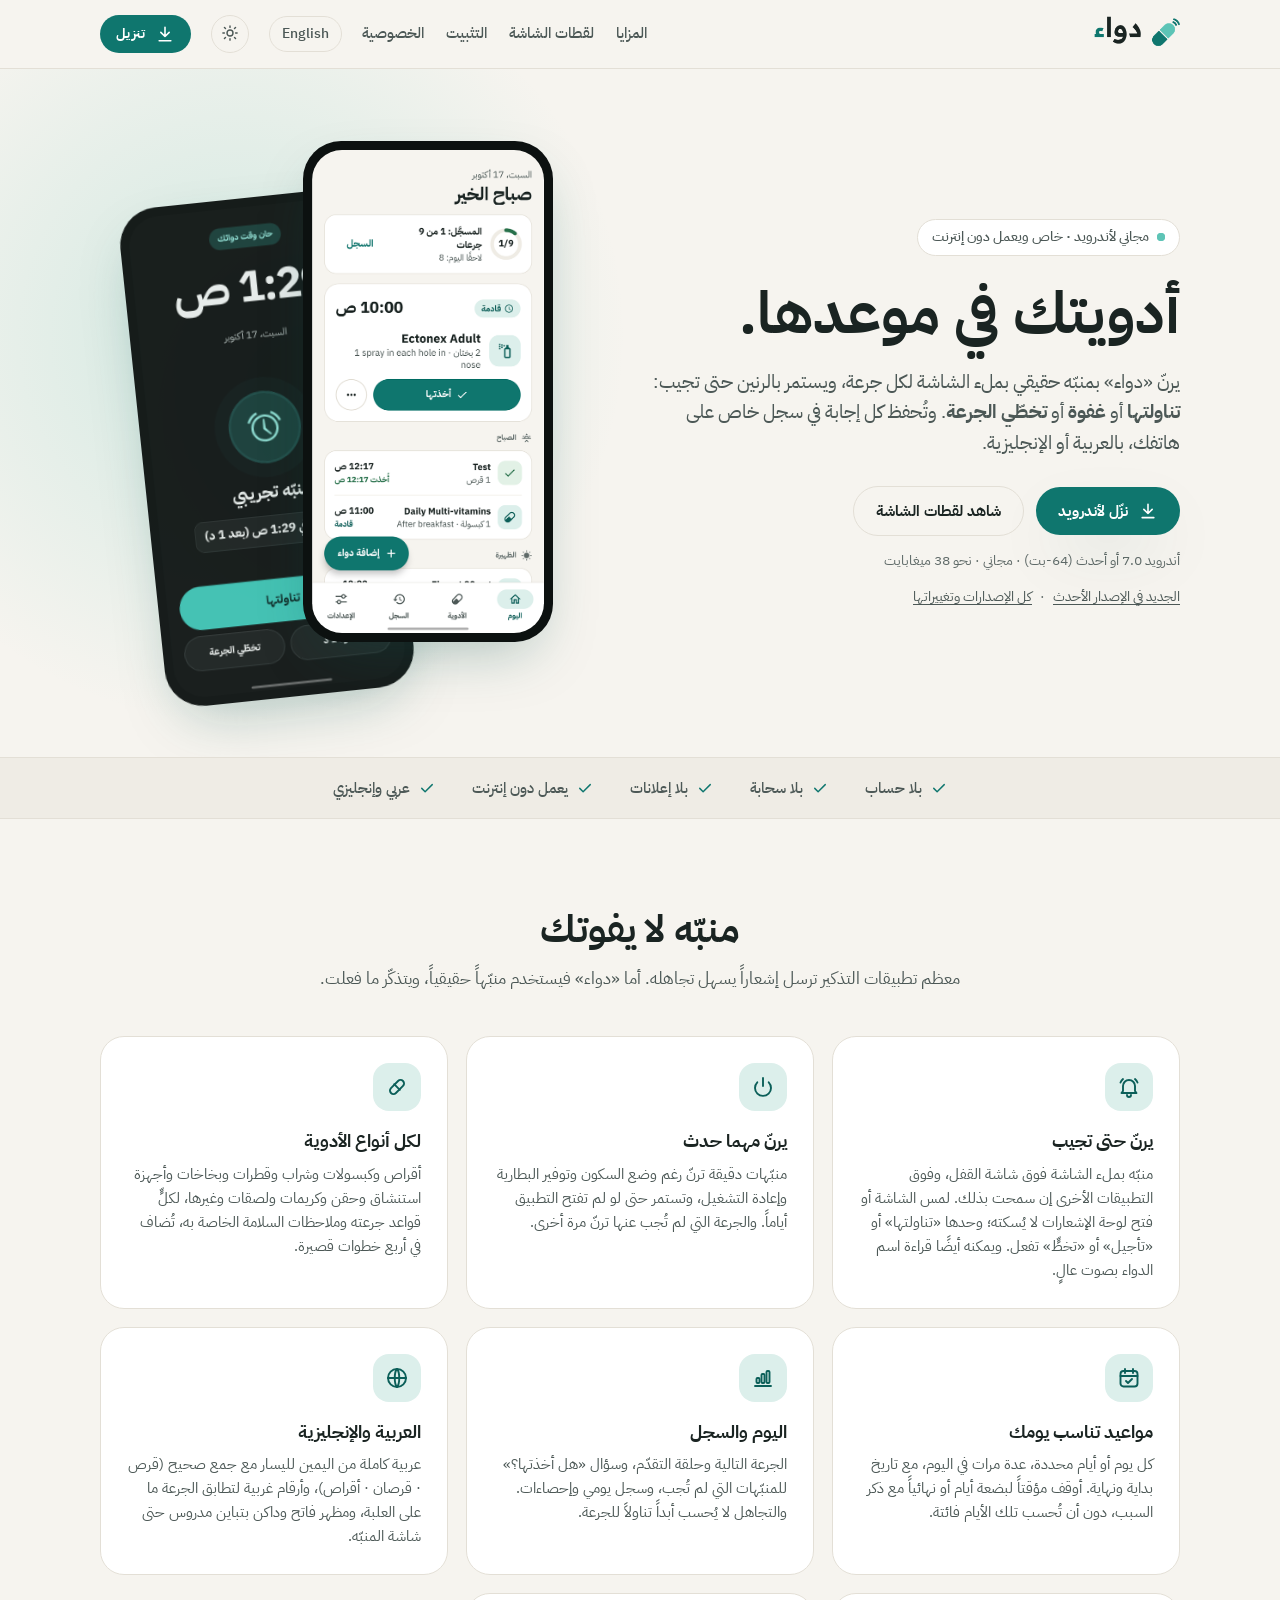
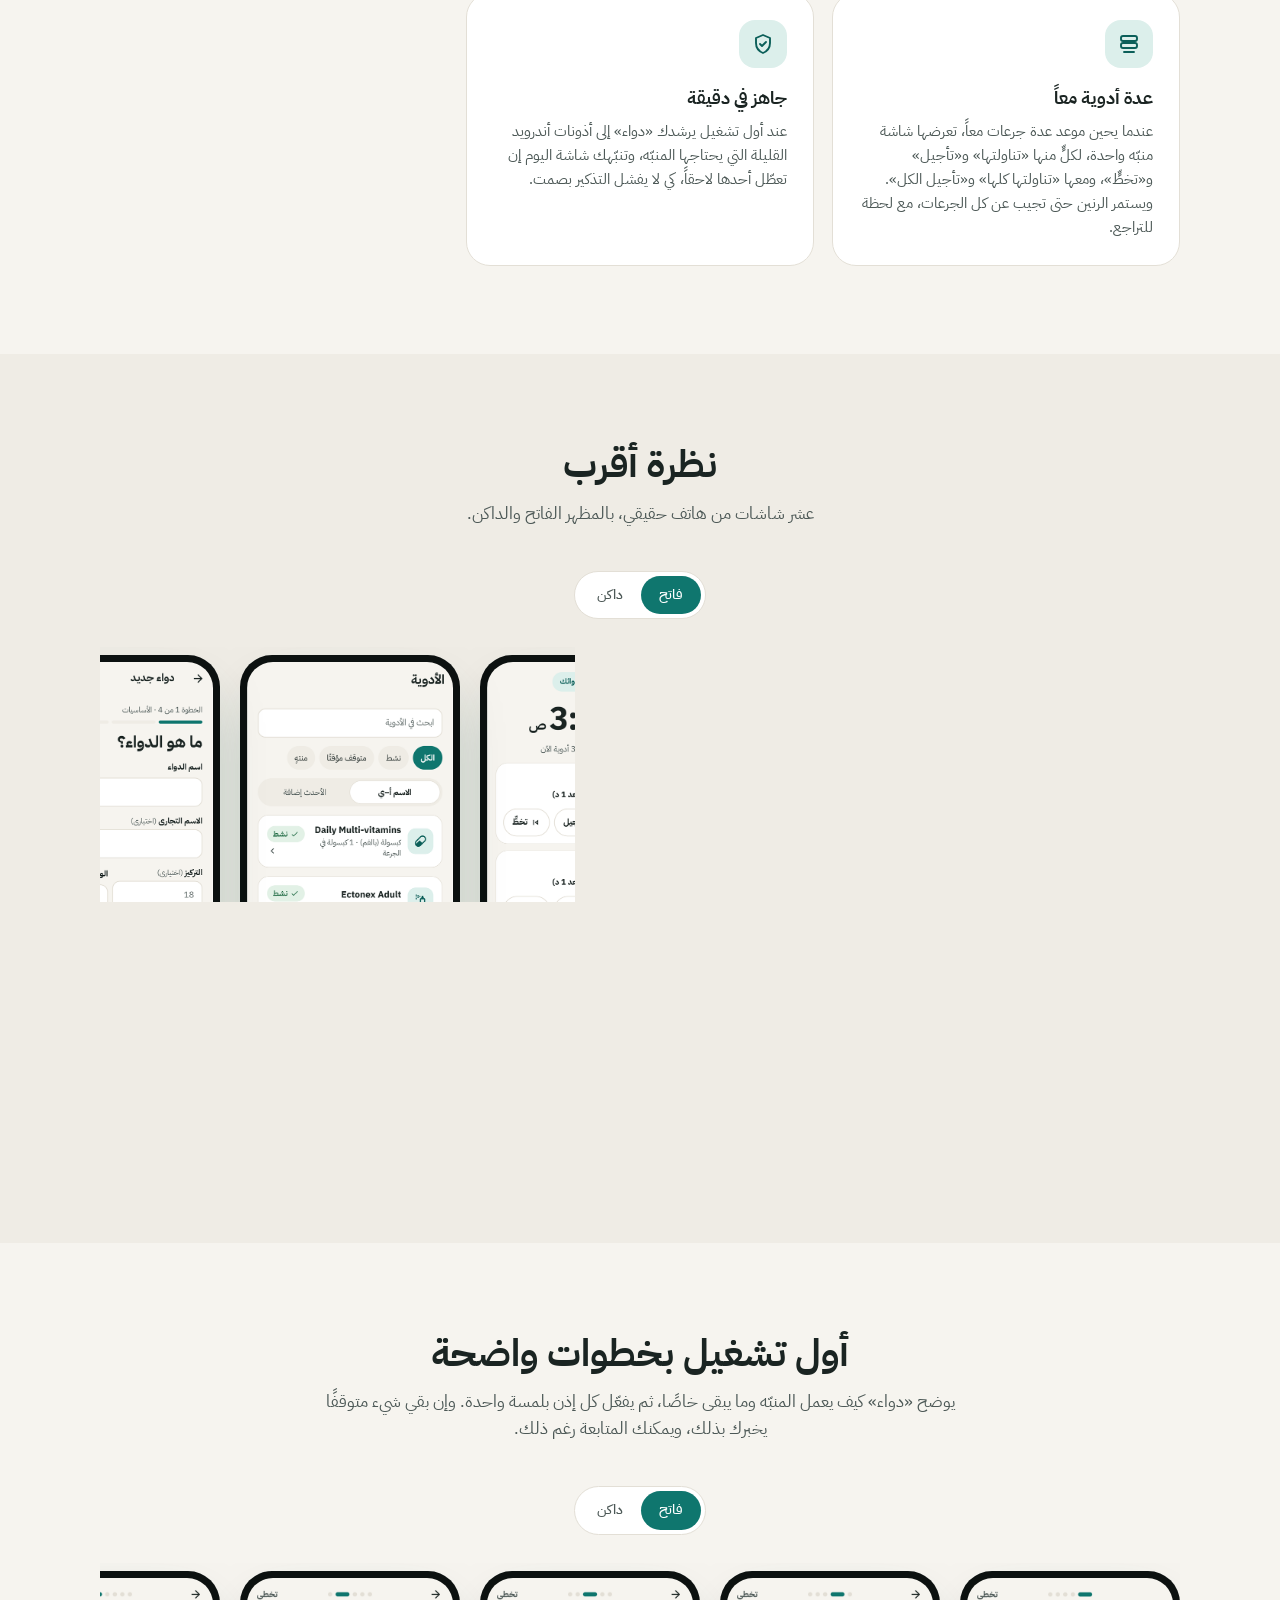
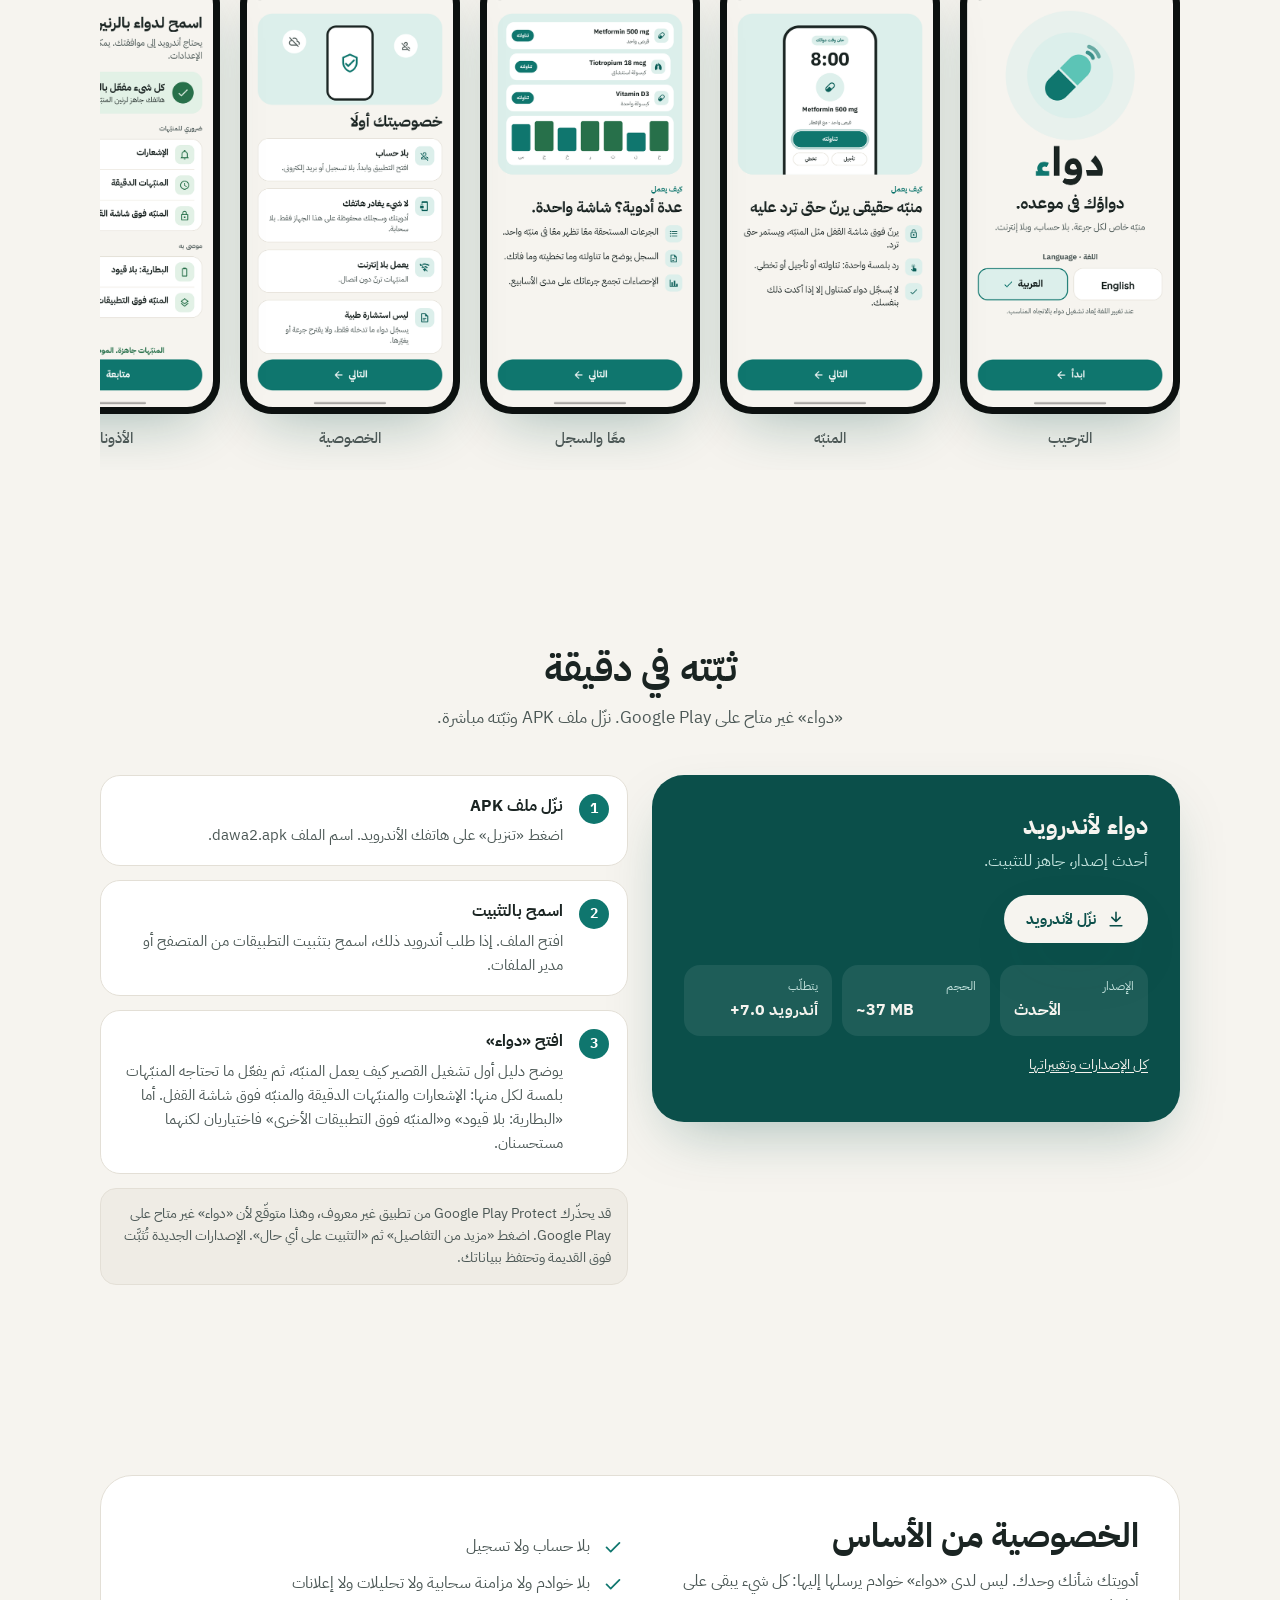
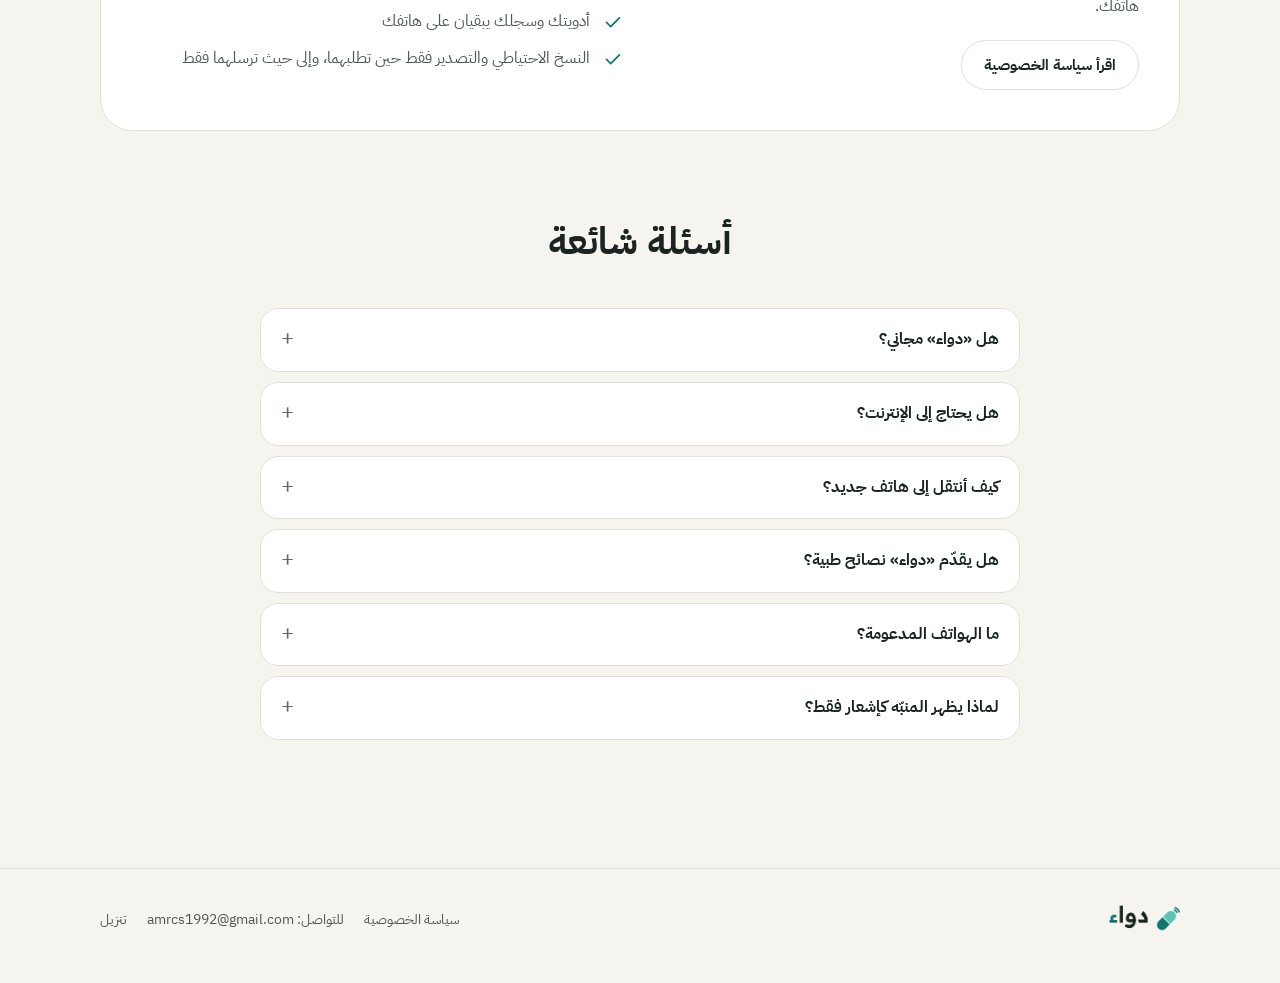
<file: ar/index.html>
<!doctype html>
<html lang="ar" dir="rtl">
<head>
  <meta charset="utf-8">
  <meta name="viewport" content="width=device-width, initial-scale=1">
  <title>دواء · تذكير بالأدوية بمنبّهات حقيقية لأندرويد</title>
  <meta name="description" content="دواء تطبيق مجاني وخاص للتذكير بالأدوية على أندرويد بالعربية والإنجليزية. منبّه حقيقي بملء الشاشة يستمر بالرنين حتى تجيب. بلا حساب ولا سحابة.">
  <meta name="theme-color" content="#0F766E">
  <meta property="og:title" content="دواء · تذكير بالأدوية بمنبّهات حقيقية لأندرويد">
  <meta property="og:description" content="دواء تطبيق مجاني وخاص للتذكير بالأدوية على أندرويد بالعربية والإنجليزية. منبّه حقيقي بملء الشاشة يستمر بالرنين حتى تجيب. بلا حساب ولا سحابة.">
  <meta property="og:image" content="https://amrcs92.github.io/dawa2-site/assets/icon.png">
  <link rel="icon" href="../assets/icon.png">
  <link rel="preconnect" href="https://fonts.googleapis.com">
  <link rel="preconnect" href="https://fonts.gstatic.com" crossorigin>
  <link href="https://fonts.googleapis.com/css2?family=Atkinson+Hyperlegible:wght@400;700&family=IBM+Plex+Sans+Arabic:wght@400;500;700&family=Plus+Jakarta+Sans:wght@700;800&display=swap" rel="stylesheet">
  <link rel="stylesheet" href="../style.css">
  <script>try { const t = localStorage.getItem('theme'); if (t === 'light' || t === 'dark') document.documentElement.dataset.theme = t; } catch (e) {}</script>
</head>
<body>
  <header class="topbar">
    <div class="container">
      <a class="brand" href="./"><img class="logo-light" src="../assets/logo-ar-light.png" alt="دواء · Dawa2"><img class="logo-dark" src="../assets/logo-ar-dark.png" alt="دواء · Dawa2"></a>
      <nav class="links" aria-label="Sections"><a href="#features">المزايا</a><a href="#screenshots">لقطات الشاشة</a><a href="#install">التثبيت</a><a href="#privacy">الخصوصية</a></nav>
      <a class="lang-switch" href="../" hreflang="en">English</a>
      <button type="button" class="theme-toggle" aria-label="التبديل بين الفاتح والداكن" title="التبديل بين الفاتح والداكن"><span class="sun"><svg viewBox="0 0 24 24" fill="none" stroke="currentColor" stroke-width="1.9" stroke-linecap="round" stroke-linejoin="round" aria-hidden="true"><circle cx="12" cy="12" r="4"/><path d="M12 2.5v2M12 19.5v2M4.6 4.6 6 6M18 18l1.4 1.4M2.5 12h2M19.5 12h2M4.6 19.4 6 18M18 6l1.4-1.4"/></svg></span><span class="moon"><svg viewBox="0 0 24 24" fill="none" stroke="currentColor" stroke-width="1.9" stroke-linecap="round" stroke-linejoin="round" aria-hidden="true"><path d="M20 14.5A8 8 0 1 1 9.5 4a6.5 6.5 0 0 0 10.5 10.5z"/></svg></span></button>
      <a class="btn btn-primary btn-sm" href="https://github.com/amrcs92/dawa2-site/releases/latest/download/dawa2.apk"><svg viewBox="0 0 24 24" fill="none" stroke="currentColor" stroke-width="1.9" stroke-linecap="round" stroke-linejoin="round" aria-hidden="true"><path d="M12 4v11M7 10l5 5 5-5M5 20h14"/></svg>تنزيل</a>
    </div>
  </header>

  <main>
    <section class="hero">
      <div class="container">
        <div>
          <span class="eyebrow"><span class="dot"></span>مجاني لأندرويد · خاص ويعمل دون إنترنت</span>
          <h1>أدويتك في موعدها.</h1>
          <p class="lead">يرنّ «دواء» بمنبّه حقيقي بملء الشاشة لكل جرعة، ويستمر بالرنين حتى تجيب: <strong>تناولتها</strong> أو <strong>غفوة</strong> أو <strong>تخطّي الجرعة</strong>. وتُحفظ كل إجابة في سجل خاص على هاتفك، بالعربية أو الإنجليزية.</p>
          <div class="cta">
            <a class="btn btn-primary" href="https://github.com/amrcs92/dawa2-site/releases/latest/download/dawa2.apk"><svg viewBox="0 0 24 24" fill="none" stroke="currentColor" stroke-width="1.9" stroke-linecap="round" stroke-linejoin="round" aria-hidden="true"><path d="M12 4v11M7 10l5 5 5-5M5 20h14"/></svg>نزّل لأندرويد</a>
            <a class="btn btn-ghost" href="#screenshots">شاهد لقطات الشاشة</a>
          </div>
          <p class="meta">أندرويد 7.0 أو أحدث (64-بت) · مجاني · نحو 38 ميغابايت</p>
          <p class="release-line"><a href="#whats-new">الجديد في الإصدار <span class="rel-v" dir="ltr">الأحدث</span></a><span aria-hidden="true">·</span><a href="https://github.com/amrcs92/dawa2-site/releases">كل الإصدارات وتغييراتها</a></p>
        </div>
        <div class="phones" aria-hidden="true">
          <div class="phone back"><img src="../assets/shots/ar-dark-alarm.png" alt="" width="540" height="1125"></div>
          <div class="phone front"><img src="../assets/shots/ar-light-today.png" alt="" width="540" height="1125"></div>
        </div>
      </div>
    </section>

    <div class="trust"><div class="container"><ul><li><svg viewBox="0 0 24 24" fill="none" stroke="currentColor" stroke-width="1.9" stroke-linecap="round" stroke-linejoin="round" aria-hidden="true"><path d="m5 12.5 4.5 4.5L19 7.5"/></svg>بلا حساب</li><li><svg viewBox="0 0 24 24" fill="none" stroke="currentColor" stroke-width="1.9" stroke-linecap="round" stroke-linejoin="round" aria-hidden="true"><path d="m5 12.5 4.5 4.5L19 7.5"/></svg>بلا سحابة</li><li><svg viewBox="0 0 24 24" fill="none" stroke="currentColor" stroke-width="1.9" stroke-linecap="round" stroke-linejoin="round" aria-hidden="true"><path d="m5 12.5 4.5 4.5L19 7.5"/></svg>بلا إعلانات</li><li><svg viewBox="0 0 24 24" fill="none" stroke="currentColor" stroke-width="1.9" stroke-linecap="round" stroke-linejoin="round" aria-hidden="true"><path d="m5 12.5 4.5 4.5L19 7.5"/></svg>يعمل دون إنترنت</li><li><svg viewBox="0 0 24 24" fill="none" stroke="currentColor" stroke-width="1.9" stroke-linecap="round" stroke-linejoin="round" aria-hidden="true"><path d="m5 12.5 4.5 4.5L19 7.5"/></svg>عربي وإنجليزي</li></ul></div></div>

    <section class="block" id="features">
      <div class="container">
        <div class="section-head"><h2>منبّه لا يفوتك</h2><p>معظم تطبيقات التذكير ترسل إشعاراً يسهل تجاهله. أما «دواء» فيستخدم منبّهاً حقيقياً، ويتذكّر ما فعلت.</p></div>
        <div class="features"><div class="feature"><div class="icon"><svg viewBox="0 0 24 24" fill="none" stroke="currentColor" stroke-width="1.9" stroke-linecap="round" stroke-linejoin="round" aria-hidden="true"><path d="M6 16V11a6 6 0 0 1 12 0v5l1.5 2h-15z"/><path d="M10 20a2 2 0 0 0 4 0"/><path d="M3.5 7.5A9 9 0 0 1 6 4M20.5 7.5A9 9 0 0 0 18 4"/></svg></div><h3>يرنّ حتى تجيب</h3><p>منبّه بملء الشاشة فوق شاشة القفل، وفوق التطبيقات الأخرى إن سمحت بذلك. لمس الشاشة أو فتح لوحة الإشعارات لا يُسكته؛ وحدها «تناولتها» أو «تأجيل» أو «تخطٍّ» تفعل. ويمكنه أيضًا قراءة اسم الدواء بصوت عالٍ.</p></div><div class="feature"><div class="icon"><svg viewBox="0 0 24 24" fill="none" stroke="currentColor" stroke-width="1.9" stroke-linecap="round" stroke-linejoin="round" aria-hidden="true"><path d="M12 3v8"/><path d="M6.3 7.3a8 8 0 1 0 11.4 0"/></svg></div><h3>يرنّ مهما حدث</h3><p>منبّهات دقيقة ترنّ رغم وضع السكون وتوفير البطارية وإعادة التشغيل، وتستمر حتى لو لم تفتح التطبيق أياماً. والجرعة التي لم تُجب عنها ترنّ مرة أخرى.</p></div><div class="feature"><div class="icon"><svg viewBox="0 0 24 24" fill="none" stroke="currentColor" stroke-width="1.9" stroke-linecap="round" stroke-linejoin="round" aria-hidden="true"><rect x="3.5" y="8.5" width="17" height="7" rx="3.5" transform="rotate(-45 12 12)"/><path d="m9.2 9.2 5.6 5.6"/></svg></div><h3>لكل أنواع الأدوية</h3><p>أقراص وكبسولات وشراب وقطرات وبخاخات وأجهزة استنشاق وحقن وكريمات ولصقات وغيرها، لكلٍّ قواعد جرعته وملاحظات السلامة الخاصة به، تُضاف في أربع خطوات قصيرة.</p></div><div class="feature"><div class="icon"><svg viewBox="0 0 24 24" fill="none" stroke="currentColor" stroke-width="1.9" stroke-linecap="round" stroke-linejoin="round" aria-hidden="true"><rect x="3.5" y="5" width="17" height="15.5" rx="3"/><path d="M3.5 10h17M8 3v4M16 3v4"/><path d="m9 15 2 2 4-4"/></svg></div><h3>مواعيد تناسب يومك</h3><p>كل يوم أو أيام محددة، عدة مرات في اليوم، مع تاريخ بداية ونهاية. أوقف مؤقتاً لبضعة أيام أو نهائياً مع ذكر السبب، دون أن تُحسب تلك الأيام فائتة.</p></div><div class="feature"><div class="icon"><svg viewBox="0 0 24 24" fill="none" stroke="currentColor" stroke-width="1.9" stroke-linecap="round" stroke-linejoin="round" aria-hidden="true"><path d="M4 20h16"/><rect x="5.5" y="12" width="3" height="5" rx="1"/><rect x="10.5" y="8" width="3" height="9" rx="1"/><rect x="15.5" y="5" width="3" height="12" rx="1"/></svg></div><h3>اليوم والسجل</h3><p>الجرعة التالية وحلقة التقدّم، وسؤال «هل أخذتها؟» للمنبّهات التي لم تُجب، وسجل يومي وإحصاءات. والتجاهل لا يُحسب أبداً تناولاً للجرعة.</p></div><div class="feature"><div class="icon"><svg viewBox="0 0 24 24" fill="none" stroke="currentColor" stroke-width="1.9" stroke-linecap="round" stroke-linejoin="round" aria-hidden="true"><circle cx="12" cy="12" r="9"/><path d="M3 12h18M12 3c3 3.2 3 14.8 0 18M12 3c-3 3.2-3 14.8 0 18"/></svg></div><h3>العربية والإنجليزية</h3><p>عربية كاملة من اليمين لليسار مع جمع صحيح (قرص · قرصان · أقراص)، وأرقام غربية لتطابق الجرعة ما على العلبة، ومظهر فاتح وداكن بتباين مدروس حتى شاشة المنبّه.</p></div><div class="feature"><div class="icon"><svg viewBox="0 0 24 24" fill="none" stroke="currentColor" stroke-width="1.9" stroke-linecap="round" stroke-linejoin="round" aria-hidden="true"><rect x="4" y="4" width="16" height="5" rx="2"/><rect x="4" y="11" width="16" height="5" rx="2"/><path d="M7 20h10"/></svg></div><h3>عدة أدوية معاً</h3><p>عندما يحين موعد عدة جرعات معاً، تعرضها شاشة منبّه واحدة، لكلٍّ منها «تناولتها» و«تأجيل» و«تخطٍّ»، ومعها «تناولتها كلها» و«تأجيل الكل». ويستمر الرنين حتى تجيب عن كل الجرعات، مع لحظة للتراجع.</p></div><div class="feature"><div class="icon"><svg viewBox="0 0 24 24" fill="none" stroke="currentColor" stroke-width="1.9" stroke-linecap="round" stroke-linejoin="round" aria-hidden="true"><path d="M12 3 5 6v5c0 4.5 3 8.3 7 10 4-1.7 7-5.5 7-10V6z"/><path d="m9 12 2 2 4-4"/></svg></div><h3>جاهز في دقيقة</h3><p>عند أول تشغيل يرشدك «دواء» إلى أذونات أندرويد القليلة التي يحتاجها المنبّه، وتنبّهك شاشة اليوم إن تعطّل أحدها لاحقاً، كي لا يفشل التذكير بصمت.</p></div><div class="feature"><div class="icon"><svg viewBox="0 0 24 24" fill="none" stroke="currentColor" stroke-width="1.9" stroke-linecap="round" stroke-linejoin="round" aria-hidden="true"><path d="M5 4h11l3 3v13H5z"/><path d="M8 4v5h7V4M8 20v-6h8v6"/></svg></div><h3>سجلك باختيارك</h3><p>صدّره جدولاً (CSV)، أو انسخ كل شيء احتياطياً واستعده على هاتف جديد، أو أزِل جرعات من السجل: جرعة واحدة أو فترة أو السجل كله. فقط حين تختار ذلك: لا يُرسل شيء إلى أي مكان.</p></div></div>
      </div>
    </section>

    <section class="block" id="screenshots" style="background: var(--bg2)">
      <div class="container">
        <div class="section-head"><h2>نظرة أقرب</h2><p>عشر شاشات من هاتف حقيقي، بالمظهر الفاتح والداكن.</p></div>
        <div class="gallery-bar"><div class="seg" role="group"><button type="button" data-theme="light" aria-pressed="true">فاتح</button><button type="button" data-theme="dark" aria-pressed="false">داكن</button></div></div>
        <div class="gallery"><figure><div class="phone"><img loading="lazy" src="../assets/shots/ar-light-today.png" data-light="../assets/shots/ar-light-today.png" data-dark="../assets/shots/ar-dark-today.png" alt="اليوم" width="540" height="1125"></div><figcaption>اليوم</figcaption></figure><figure><div class="phone"><img loading="lazy" src="../assets/shots/ar-light-alarm.png" data-light="../assets/shots/ar-light-alarm.png" data-dark="../assets/shots/ar-dark-alarm.png" alt="المنبّه" width="540" height="1125"></div><figcaption>المنبّه</figcaption></figure><figure><div class="phone"><img loading="lazy" src="../assets/shots/ar-light-alarm-multi.png" data-light="../assets/shots/ar-light-alarm-multi.png" data-dark="../assets/shots/ar-dark-alarm-multi.png" alt="عدة أدوية معاً" width="540" height="1125"></div><figcaption>عدة أدوية معاً</figcaption></figure><figure><div class="phone"><img loading="lazy" src="../assets/shots/ar-light-medicines.png" data-light="../assets/shots/ar-light-medicines.png" data-dark="../assets/shots/ar-dark-medicines.png" alt="الأدوية" width="540" height="1125"></div><figcaption>الأدوية</figcaption></figure><figure><div class="phone"><img loading="lazy" src="../assets/shots/ar-light-add.png" data-light="../assets/shots/ar-light-add.png" data-dark="../assets/shots/ar-dark-add.png" alt="إضافة دواء" width="540" height="1125"></div><figcaption>إضافة دواء</figcaption></figure><figure><div class="phone"><img loading="lazy" src="../assets/shots/ar-light-insights.png" data-light="../assets/shots/ar-light-insights.png" data-dark="../assets/shots/ar-dark-insights.png" alt="الإحصاءات" width="540" height="1125"></div><figcaption>الإحصاءات</figcaption></figure><figure><div class="phone"><img loading="lazy" src="../assets/shots/ar-light-settings.png" data-light="../assets/shots/ar-light-settings.png" data-dark="../assets/shots/ar-dark-settings.png" alt="الإعدادات" width="540" height="1125"></div><figcaption>الإعدادات</figcaption></figure><figure><div class="phone"><img loading="lazy" src="../assets/shots/ar-light-settings-speak.png" data-light="../assets/shots/ar-light-settings-speak.png" data-dark="../assets/shots/ar-dark-settings-speak.png" alt="قراءة العنوان" width="540" height="1125"></div><figcaption>قراءة العنوان</figcaption></figure><figure><div class="phone"><img loading="lazy" src="../assets/shots/ar-light-history-remove.png" data-light="../assets/shots/ar-light-history-remove.png" data-dark="../assets/shots/ar-dark-history-remove.png" alt="إزالة السجل" width="540" height="1125"></div><figcaption>إزالة السجل</figcaption></figure><figure><div class="phone"><img loading="lazy" src="../assets/shots/ar-light-medicine-delete.png" data-light="../assets/shots/ar-light-medicine-delete.png" data-dark="../assets/shots/ar-dark-medicine-delete.png" alt="حذف دواء" width="540" height="1125"></div><figcaption>حذف دواء</figcaption></figure></div>
      </div>
    </section>

    <section class="block" id="first-launch">
      <div class="container">
        <div class="section-head"><h2>أول تشغيل بخطوات واضحة</h2><p>يوضح «دواء» كيف يعمل المنبّه وما يبقى خاصًا، ثم يفعّل كل إذن بلمسة واحدة. وإن بقي شيء متوقفًا يخبرك بذلك، ويمكنك المتابعة رغم ذلك.</p></div>
        <div class="gallery-bar"><div class="seg" role="group"><button type="button" data-theme="light" aria-pressed="true">فاتح</button><button type="button" data-theme="dark" aria-pressed="false">داكن</button></div></div>
        <div class="gallery"><figure><div class="phone"><img loading="lazy" src="../assets/shots/ar-light-onboarding-1-welcome.png" data-light="../assets/shots/ar-light-onboarding-1-welcome.png" data-dark="../assets/shots/ar-dark-onboarding-1-welcome.png" alt="الترحيب" width="540" height="1125"></div><figcaption>الترحيب</figcaption></figure><figure><div class="phone"><img loading="lazy" src="../assets/shots/ar-light-onboarding-2-alarm.png" data-light="../assets/shots/ar-light-onboarding-2-alarm.png" data-dark="../assets/shots/ar-dark-onboarding-2-alarm.png" alt="المنبّه" width="540" height="1125"></div><figcaption>المنبّه</figcaption></figure><figure><div class="phone"><img loading="lazy" src="../assets/shots/ar-light-onboarding-3-together.png" data-light="../assets/shots/ar-light-onboarding-3-together.png" data-dark="../assets/shots/ar-dark-onboarding-3-together.png" alt="معًا والسجل" width="540" height="1125"></div><figcaption>معًا والسجل</figcaption></figure><figure><div class="phone"><img loading="lazy" src="../assets/shots/ar-light-onboarding-4-privacy.png" data-light="../assets/shots/ar-light-onboarding-4-privacy.png" data-dark="../assets/shots/ar-dark-onboarding-4-privacy.png" alt="الخصوصية" width="540" height="1125"></div><figcaption>الخصوصية</figcaption></figure><figure><div class="phone"><img loading="lazy" src="../assets/shots/ar-light-onboarding-5-permissions.png" data-light="../assets/shots/ar-light-onboarding-5-permissions.png" data-dark="../assets/shots/ar-dark-onboarding-5-permissions.png" alt="الأذونات" width="540" height="1125"></div><figcaption>الأذونات</figcaption></figure><figure><div class="phone"><img loading="lazy" src="../assets/shots/ar-light-onboarding-6-ready.png" data-light="../assets/shots/ar-light-onboarding-6-ready.png" data-dark="../assets/shots/ar-dark-onboarding-6-ready.png" alt="جاهز" width="540" height="1125"></div><figcaption>جاهز</figcaption></figure></div>
      </div>
    </section>

    <section class="block" id="install">
      <div class="container">
        <div class="section-head"><h2>ثبّته في دقيقة</h2><p>«دواء» غير متاح على Google Play. نزّل ملف APK وثبّته مباشرة.</p></div>
        <div class="install">
          <div class="download-card">
            <h3>دواء لأندرويد</h3>
            <p>أحدث إصدار، جاهز للتثبيت.</p>
            <a class="btn btn-primary" href="https://github.com/amrcs92/dawa2-site/releases/latest/download/dawa2.apk"><svg viewBox="0 0 24 24" fill="none" stroke="currentColor" stroke-width="1.9" stroke-linecap="round" stroke-linejoin="round" aria-hidden="true"><path d="M12 4v11M7 10l5 5 5-5M5 20h14"/></svg>نزّل لأندرويد</a>
            <dl class="facts">
              <div><dt>الإصدار</dt><dd id="rel-version" dir="ltr">الأحدث</dd></div>
              <div><dt>الحجم</dt><dd id="rel-size" dir="ltr">~37 MB</dd></div>
              <div><dt>يتطلّب</dt><dd>أندرويد 7.0+</dd></div>
            </dl>
            <div class="whats-new" id="whats-new" hidden>
              <h4>الجديد في الإصدار <span class="rel-v" dir="ltr"></span></h4>
              <ul id="rel-news"></ul>
            </div>
            <p class="all-versions"><a href="https://github.com/amrcs92/dawa2-site/releases">كل الإصدارات وتغييراتها</a></p>
            <p class="checksum" id="rel-sha-wrap" hidden>SHA-256: <code id="rel-sha"></code></p>
          </div>
          <div>
            <ol class="steps"><li><h4>نزّل ملف APK</h4><p>اضغط «تنزيل» على هاتفك الأندرويد. اسم الملف dawa2.apk.</p></li><li><h4>اسمح بالتثبيت</h4><p>افتح الملف. إذا طلب أندرويد ذلك، اسمح بتثبيت التطبيقات من المتصفح أو مدير الملفات.</p></li><li><h4>افتح «دواء»</h4><p>يوضح دليل أول تشغيل القصير كيف يعمل المنبّه، ثم يفعّل ما تحتاجه المنبّهات بلمسة لكل منها: الإشعارات والمنبّهات الدقيقة والمنبّه فوق شاشة القفل. أما «البطارية: بلا قيود» و«المنبّه فوق التطبيقات الأخرى» فاختياريان لكنهما مستحسنان.</p></li></ol>
            <p class="note">قد يحذّرك Google Play Protect من تطبيق غير معروف، وهذا متوقّع لأن «دواء» غير متاح على Google Play. اضغط «مزيد من التفاصيل» ثم «التثبيت على أي حال». الإصدارات الجديدة تُثبَّت فوق القديمة وتحتفظ ببياناتك.</p>
          </div>
        </div>
      </div>
    </section>

    <section class="block" id="privacy">
      <div class="container">
        <div class="privacy-band">
          <div>
            <h2>الخصوصية من الأساس</h2>
            <p>أدويتك شأنك وحدك. ليس لدى «دواء» خوادم يرسلها إليها: كل شيء يبقى على هاتفك.</p>
            <a class="btn btn-ghost" href="privacy.html">اقرأ سياسة الخصوصية</a>
          </div>
          <ul class="checks"><li><svg viewBox="0 0 24 24" fill="none" stroke="currentColor" stroke-width="1.9" stroke-linecap="round" stroke-linejoin="round" aria-hidden="true"><path d="m5 12.5 4.5 4.5L19 7.5"/></svg><span>بلا حساب ولا تسجيل</span></li><li><svg viewBox="0 0 24 24" fill="none" stroke="currentColor" stroke-width="1.9" stroke-linecap="round" stroke-linejoin="round" aria-hidden="true"><path d="m5 12.5 4.5 4.5L19 7.5"/></svg><span>بلا خوادم ولا مزامنة سحابية ولا تحليلات ولا إعلانات</span></li><li><svg viewBox="0 0 24 24" fill="none" stroke="currentColor" stroke-width="1.9" stroke-linecap="round" stroke-linejoin="round" aria-hidden="true"><path d="m5 12.5 4.5 4.5L19 7.5"/></svg><span>أدويتك وسجلك يبقيان على هاتفك</span></li><li><svg viewBox="0 0 24 24" fill="none" stroke="currentColor" stroke-width="1.9" stroke-linecap="round" stroke-linejoin="round" aria-hidden="true"><path d="m5 12.5 4.5 4.5L19 7.5"/></svg><span>النسخ الاحتياطي والتصدير فقط حين تطلبهما، وإلى حيث ترسلهما فقط</span></li></ul>
        </div>
      </div>
    </section>

    <section class="block" style="padding-top: 0">
      <div class="container">
        <div class="section-head"><h2>أسئلة شائعة</h2></div>
        <div class="faq"><details><summary>هل «دواء» مجاني؟</summary><p>نعم. بلا إعلانات ولا اشتراكات ولا مشتريات داخل التطبيق.</p></details><details><summary>هل يحتاج إلى الإنترنت؟</summary><p>لا. يعمل «دواء» دون إنترنت بالكامل، ولا يرسل التطبيق نفسه أي طلبات عبر الشبكة.</p></details><details><summary>كيف أنتقل إلى هاتف جديد؟</summary><p>من الإعدادات › «نسخ احتياطي لكل شيء» احفظ الملف في مكان آمن، ثم استعده على الهاتف الجديد. النسخ الاحتياطي التلقائي في أندرويد معطّل، لذا فحذف التطبيق يحذف بياناتك.</p></details><details><summary>هل يقدّم «دواء» نصائح طبية؟</summary><p>لا. يسجّل ما تُدخله كما هو، ولا يقترح الجرعات ولا يغيّرها أبداً.</p></details><details><summary>ما الهواتف المدعومة؟</summary><p>أندرويد 7.0 أو أحدث على هاتف 64-بت (arm64)، وهذا يشمل معظم هواتف السنوات الأخيرة. بعض الشركات تقيّد التطبيقات في الخلفية؛ وتفعيل «البطارية: بلا قيود» يُبقي المنبّهات في موعدها.</p></details><details><summary>لماذا يظهر المنبّه كإشعار فقط؟</summary><p>أثناء استخدامك للهاتف، يعرض أندرويد المنبّهات كإشعار ما لم يُسمح للتطبيق بالظهور فوق التطبيقات الأخرى. فعّل «المنبّه فوق التطبيقات الأخرى» من الإعدادات › جاهزية المنبّه، ليظهر المنبّه بملء الشاشة.</p></details></div>
      </div>
    </section>
  </main>
  <footer>
    <div class="container">
      <a href="./"><img class="logo-light" src="../assets/logo-ar-light.png" alt="دواء · Dawa2"><img class="logo-dark" src="../assets/logo-ar-dark.png" alt="دواء · Dawa2"></a>
      <nav>
        <a href="privacy.html">سياسة الخصوصية</a>
        <a href="mailto:amrcs1992@gmail.com">للتواصل: amrcs1992@gmail.com</a>
        <a href="https://github.com/amrcs92/dawa2-site/releases/latest/download/dawa2.apk">تنزيل</a>
      </nav>
    </div>
  </footer>
  <script>
    // Light / dark switch: starts from the phone's setting, remembers the visitor's choice.
    const isDark = () =>
      document.documentElement.dataset.theme
        ? document.documentElement.dataset.theme === 'dark'
        : matchMedia('(prefers-color-scheme: dark)').matches;
    // Animated switches (View Transitions): the page fades smoothly to the other theme while the
    // sun/moon icon turns into the other one; screenshot toggles fade the same way. Instant without
    // the API or with reduced motion.
    const calm = matchMedia('(prefers-reduced-motion: reduce)').matches;
    // Resolves once the screenshots in view have their new image (or after 400 ms), so the
    // transition never captures a half-loaded picture.
    const shotsReady = (scope = document) => {
      const inView = [...scope.querySelectorAll('.gallery img')].filter((i) => {
        const r = i.getBoundingClientRect();
        return r.bottom > 0 && r.top < innerHeight;
      });
      return Promise.race([
        Promise.all(inView.map((i) => i.decode().catch(() => {}))),
        new Promise((r) => setTimeout(r, 400)),
      ]);
    };
    const transition = (change, themeSwitch = false) => {
      if (!document.startViewTransition || calm) { change(); return; }
      const html = document.documentElement;
      if (themeSwitch) html.classList.add('vt-theme'); // gives the sun/moon its own animation
      document.startViewTransition(change).finished.finally(() => html.classList.remove('vt-theme'));
    };
    const toggle = document.querySelector('.theme-toggle');
    toggle.addEventListener('click', () =>
      transition(() => {
        const next = isDark() ? 'light' : 'dark';
        document.documentElement.dataset.theme = next;
        try { localStorage.setItem('theme', next); } catch (e) {}
        document.dispatchEvent(new CustomEvent('themechange', { detail: next }));
        return shotsReady();
      }, true),
    );
  </script>

  <script>
    // Screenshot theme switches (A closer look, A guided first launch): each changes its own section;
    // all of them follow the page theme.
    const showShots = (theme, scope = document) => {
      scope.querySelectorAll('.seg button').forEach((x) => x.setAttribute('aria-pressed', String(x.dataset.theme === theme)));
      scope.querySelectorAll('.gallery img').forEach((img) => (img.src = img.dataset[theme]));
    };
    document.querySelectorAll('.seg button').forEach((b) =>
      b.addEventListener('click', () => {
        const section = b.closest('section');
        if (b.getAttribute('aria-pressed') === 'true') return;
        transition(() => {
          showShots(b.dataset.theme, section);
          return shotsReady(section);
        });
      }),
    );
    if (isDark()) showShots('dark');
    document.addEventListener('themechange', (e) => showShots(e.detail));
    // Gentle motion: sections rise into view and the hero phones lean toward the pointer. Off for reduced motion.
    if (!matchMedia('(prefers-reduced-motion: reduce)').matches) {
      if ('IntersectionObserver' in window) {
        const io = new IntersectionObserver(
          (entries) => entries.forEach((e) => {
            if (!e.isIntersecting) return;
            e.target.classList.add('in');
            io.unobserve(e.target);
          }),
          { rootMargin: '0px 0px -8% 0px' }
        );
        document.querySelectorAll('.section-head, .feature, .gallery, .download-card, .steps li, .note, .privacy-band, .faq details').forEach((el) => {
          el.style.setProperty('--d', ([...el.parentElement.children].indexOf(el) % 3) * 0.1 + 's');
          el.classList.add('reveal');
          io.observe(el);
        });
      }
      const hero = document.querySelector('.hero');
      const phones = document.querySelector('.phones');
      if (matchMedia('(hover: hover) and (pointer: fine)').matches) {
        hero.addEventListener('pointermove', (e) => {
          const r = hero.getBoundingClientRect();
          phones.style.setProperty('--mx', (((e.clientX - r.left) / r.width) * 2 - 1).toFixed(3));
          phones.style.setProperty('--my', (((e.clientY - r.top) / r.height) * 2 - 1).toFixed(3));
        });
        hero.addEventListener('pointerleave', () => {
          phones.style.setProperty('--mx', 0);
          phones.style.setProperty('--my', 0);
        });
      }
    }
    // Latest release facts (version, size, checksum) from GitHub; the page works without them.
    // Dawa2 shows Western digits in Arabic too, so doses and versions match the label.
    fetch('https://api.github.com/repos/amrcs92/dawa2-site/releases/latest')
      .then((r) => (r.ok ? r.json() : null))
      .then((rel) => {
        if (!rel) return;
        const ver = rel.tag_name.replace(/^v/, '');
        document.getElementById('rel-version').textContent = ver;
        document.querySelectorAll('.rel-v').forEach((el) => (el.textContent = ver));
        // What's new: release notes hold English bullets, then a '### بالعربية' list, then '---' and the checksum.
        const body = (rel.body || '').split(/\n---/)[0];
        const parts = body.split(/^###\s*بالعربية\s*$/m);
        const plain = (x) => x.replace(/\*\*|`/g, '').trim();
        const bullets = (s) => s.split('\n').filter((l) => /^\s*-\s/.test(l)).map((l) => plain(l.replace(/^\s*-\s/, '')));
        const items = bullets(parts[1] || "");
        if (items.length) {
          const ul = document.getElementById('rel-news');
          items.slice(0, 4).forEach((x) => {
            const li = document.createElement('li');
            li.textContent = x;
            ul.appendChild(li);
          });
          document.getElementById('whats-new').hidden = false;
        }
        const apk = (rel.assets || []).find((a) => a.name === 'dawa2.apk');
        if (apk) document.getElementById('rel-size').textContent = Math.round(apk.size / 1e6) + ' MB';
        const m = /SHA-256[^:]*:\s*`?([a-f0-9]{64})/i.exec(rel.body || '');
        if (m) {
          document.getElementById('rel-sha').textContent = m[1];
          document.getElementById('rel-sha-wrap').hidden = false;
        }
      })
      .catch(() => {});
  </script>
</body>
</html>
</file>
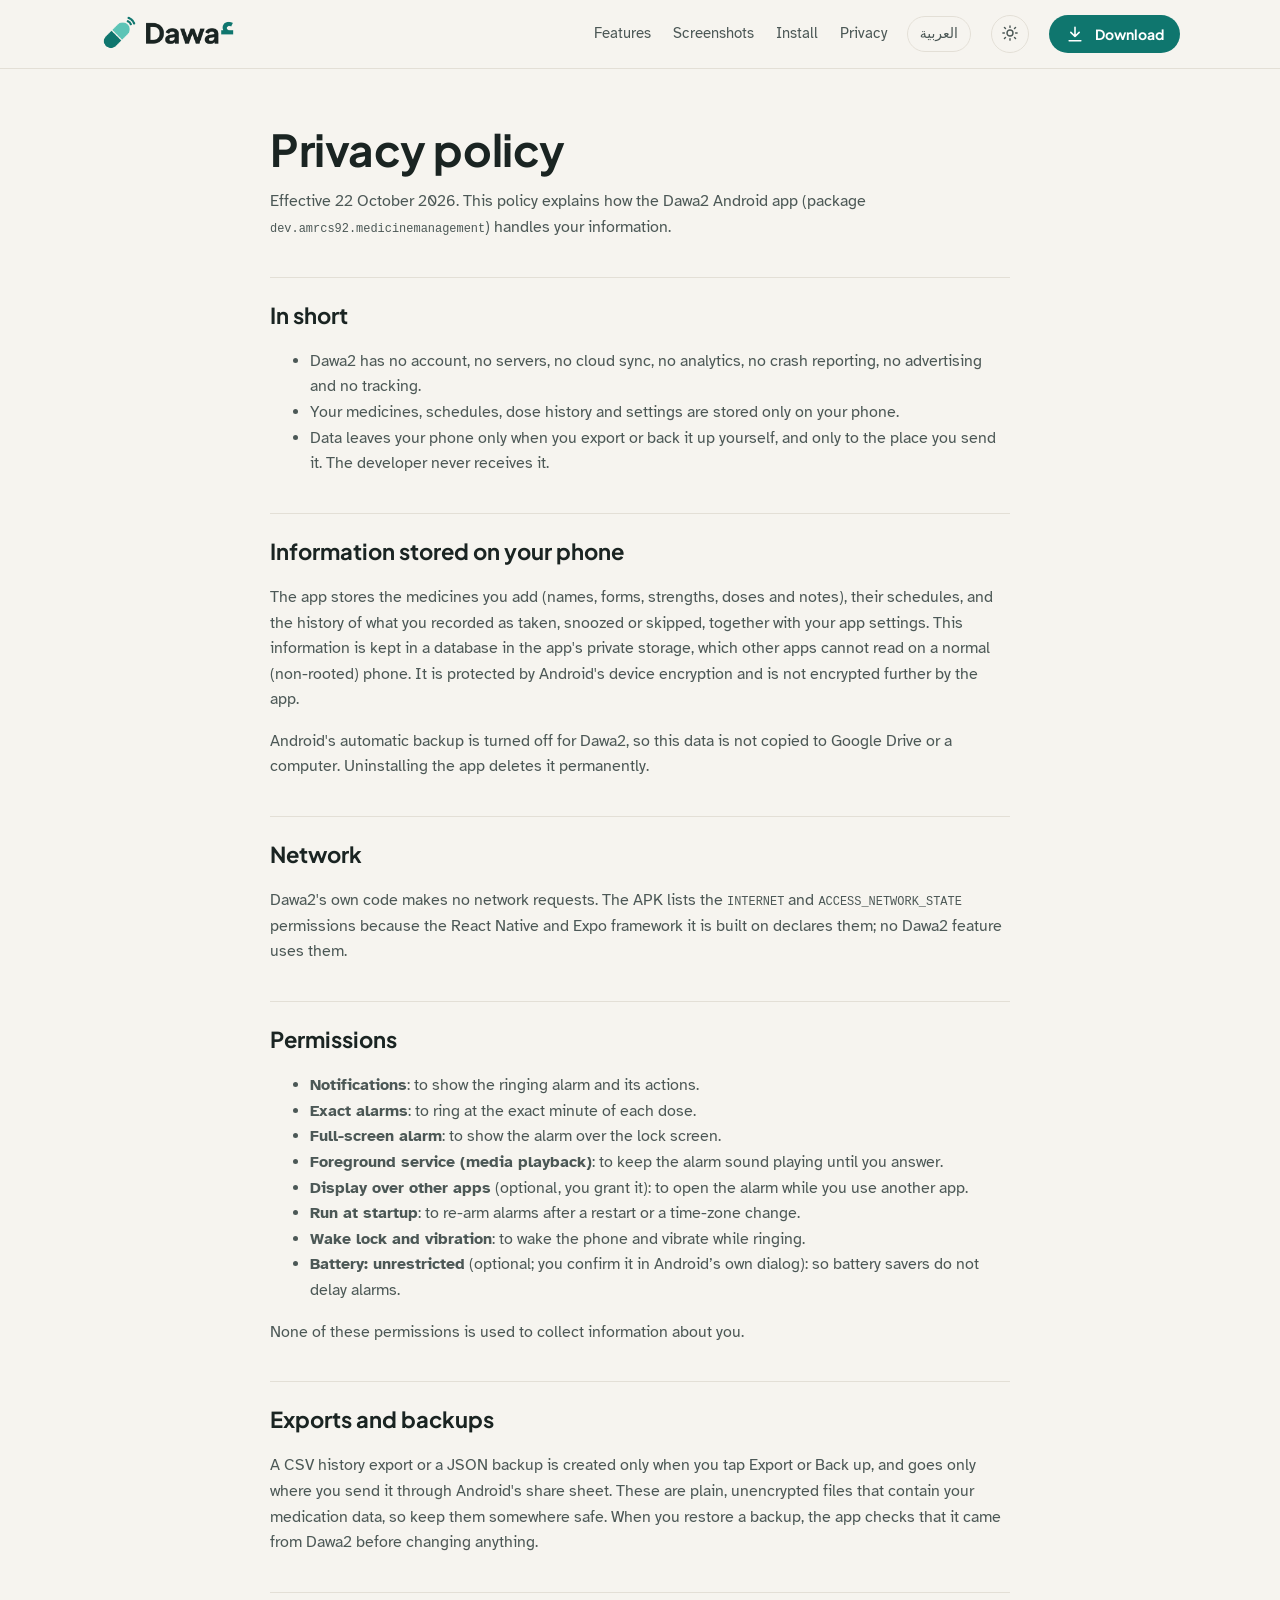
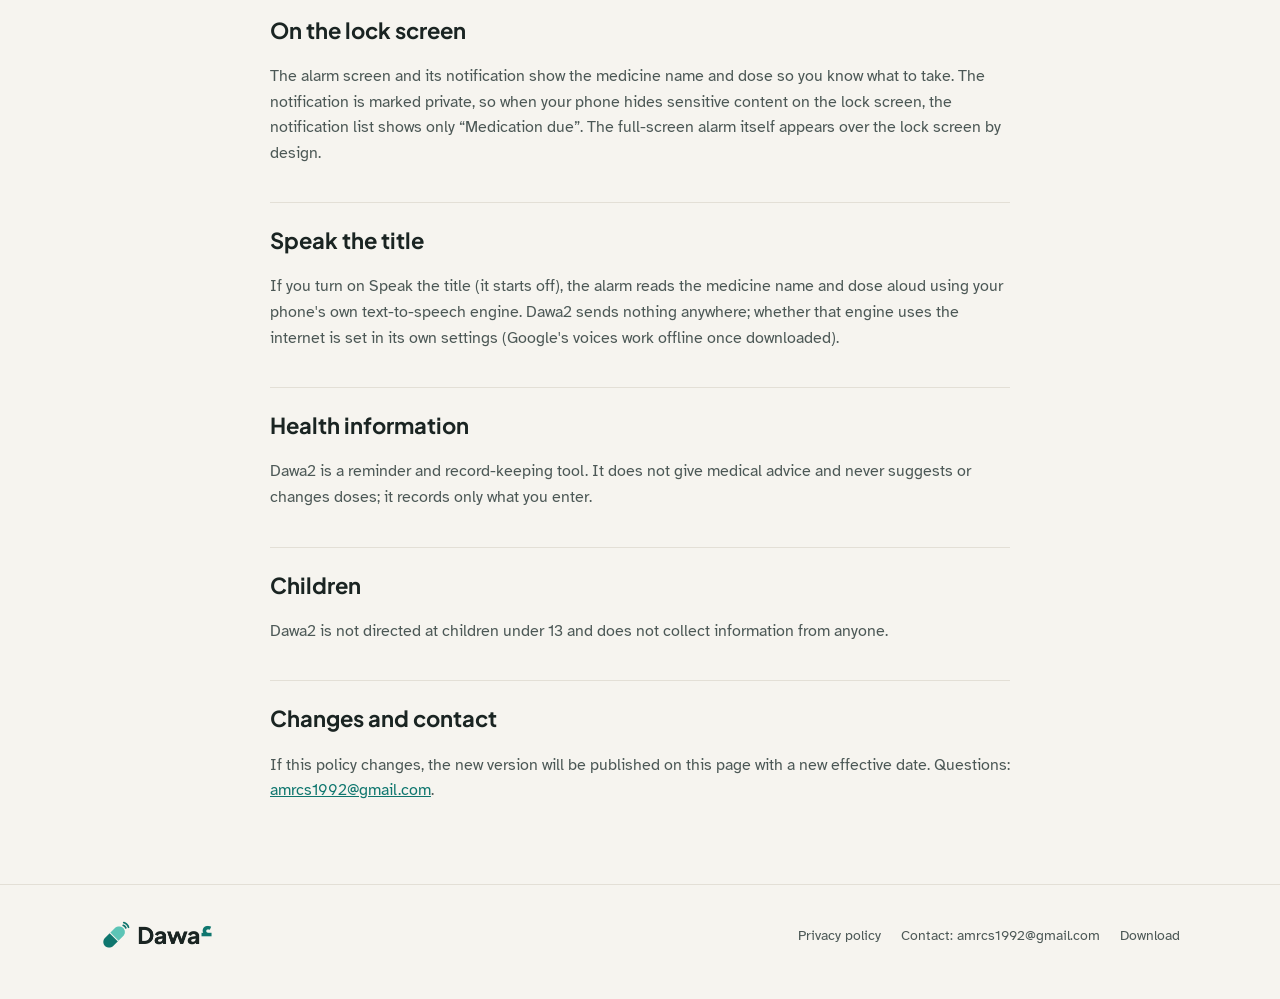
<file: privacy.html>
<!doctype html>
<html lang="en" dir="ltr">
<head>
  <meta charset="utf-8">
  <meta name="viewport" content="width=device-width, initial-scale=1">
  <title>Privacy policy · Dawa2</title>
  <meta name="description" content="Dawa2 is a free, private medication reminder for Android in English and Arabic. Real full-screen alarms that keep ringing until you answer. No account, no cloud.">
  <meta name="theme-color" content="#0F766E">
  <meta property="og:title" content="Privacy policy · Dawa2">
  <meta property="og:description" content="Dawa2 is a free, private medication reminder for Android in English and Arabic. Real full-screen alarms that keep ringing until you answer. No account, no cloud.">
  <meta property="og:image" content="https://amrcs92.github.io/dawa2-site/assets/icon.png">
  <link rel="icon" href="assets/icon.png">
  <link rel="preconnect" href="https://fonts.googleapis.com">
  <link rel="preconnect" href="https://fonts.gstatic.com" crossorigin>
  <link href="https://fonts.googleapis.com/css2?family=Atkinson+Hyperlegible:wght@400;700&family=IBM+Plex+Sans+Arabic:wght@400;500;700&family=Plus+Jakarta+Sans:wght@700;800&display=swap" rel="stylesheet">
  <link rel="stylesheet" href="style.css">
  <script>try { const t = localStorage.getItem('theme'); if (t === 'light' || t === 'dark') document.documentElement.dataset.theme = t; } catch (e) {}</script>
</head>
<body>
  <header class="topbar">
    <div class="container">
      <a class="brand" href="./"><img class="logo-light" src="assets/logo-en-light.png" alt="Dawa2 · دواء"><img class="logo-dark" src="assets/logo-en-dark.png" alt="Dawa2 · دواء"></a>
      <nav class="links" aria-label="Sections"><a href="./#features">Features</a><a href="./#screenshots">Screenshots</a><a href="./#install">Install</a><a href="./#privacy">Privacy</a></nav>
      <a class="lang-switch" href="ar/privacy.html" hreflang="ar">العربية</a>
      <button type="button" class="theme-toggle" aria-label="Switch light or dark" title="Switch light or dark"><span class="sun"><svg viewBox="0 0 24 24" fill="none" stroke="currentColor" stroke-width="1.9" stroke-linecap="round" stroke-linejoin="round" aria-hidden="true"><circle cx="12" cy="12" r="4"/><path d="M12 2.5v2M12 19.5v2M4.6 4.6 6 6M18 18l1.4 1.4M2.5 12h2M19.5 12h2M4.6 19.4 6 18M18 6l1.4-1.4"/></svg></span><span class="moon"><svg viewBox="0 0 24 24" fill="none" stroke="currentColor" stroke-width="1.9" stroke-linecap="round" stroke-linejoin="round" aria-hidden="true"><path d="M20 14.5A8 8 0 1 1 9.5 4a6.5 6.5 0 0 0 10.5 10.5z"/></svg></span></button>
      <a class="btn btn-primary btn-sm" href="https://github.com/amrcs92/dawa2-site/releases/latest/download/dawa2.apk"><svg viewBox="0 0 24 24" fill="none" stroke="currentColor" stroke-width="1.9" stroke-linecap="round" stroke-linejoin="round" aria-hidden="true"><path d="M12 4v11M7 10l5 5 5-5M5 20h14"/></svg>Download</a>
    </div>
  </header>
  <main class="policy">
<h1>Privacy policy</h1>
      <p>Effective 22 October 2026. This policy explains how the Dawa2 Android app (package <code>dev.amrcs92.medicinemanagement</code>) handles your information.</p>

      <h2>In short</h2>
      <ul>
        <li>Dawa2 has no account, no servers, no cloud sync, no analytics, no crash reporting, no advertising and no tracking.</li>
        <li>Your medicines, schedules, dose history and settings are stored only on your phone.</li>
        <li>Data leaves your phone only when you export or back it up yourself, and only to the place you send it. The developer never receives it.</li>
      </ul>

      <h2>Information stored on your phone</h2>
      <p>The app stores the medicines you add (names, forms, strengths, doses and notes), their schedules, and the history of what you recorded as taken, snoozed or skipped, together with your app settings. This information is kept in a database in the app's private storage, which other apps cannot read on a normal (non-rooted) phone. It is protected by Android's device encryption and is not encrypted further by the app.</p>
      <p>Android's automatic backup is turned off for Dawa2, so this data is not copied to Google Drive or a computer. Uninstalling the app deletes it permanently.</p>

      <h2>Network</h2>
      <p>Dawa2's own code makes no network requests. The APK lists the <code>INTERNET</code> and <code>ACCESS_NETWORK_STATE</code> permissions because the React Native and Expo framework it is built on declares them; no Dawa2 feature uses them.</p>

      <h2>Permissions</h2>
      <ul>
        <li><strong>Notifications</strong>: to show the ringing alarm and its actions.</li>
        <li><strong>Exact alarms</strong>: to ring at the exact minute of each dose.</li>
        <li><strong>Full-screen alarm</strong>: to show the alarm over the lock screen.</li>
        <li><strong>Foreground service (media playback)</strong>: to keep the alarm sound playing until you answer.</li>
        <li><strong>Display over other apps</strong> (optional, you grant it): to open the alarm while you use another app.</li>
        <li><strong>Run at startup</strong>: to re-arm alarms after a restart or a time-zone change.</li>
        <li><strong>Wake lock and vibration</strong>: to wake the phone and vibrate while ringing.</li>
        <li><strong>Battery: unrestricted</strong> (optional; you confirm it in Android’s own dialog): so battery savers do not delay alarms.</li>
      </ul>
      <p>None of these permissions is used to collect information about you.</p>

      <h2>Exports and backups</h2>
      <p>A CSV history export or a JSON backup is created only when you tap Export or Back up, and goes only where you send it through Android's share sheet. These are plain, unencrypted files that contain your medication data, so keep them somewhere safe. When you restore a backup, the app checks that it came from Dawa2 before changing anything.</p>

      <h2>On the lock screen</h2>
      <p>The alarm screen and its notification show the medicine name and dose so you know what to take. The notification is marked private, so when your phone hides sensitive content on the lock screen, the notification list shows only “Medication due”. The full-screen alarm itself appears over the lock screen by design.</p>

      <h2>Speak the title</h2>
      <p>If you turn on Speak the title (it starts off), the alarm reads the medicine name and dose aloud using your phone's own text-to-speech engine. Dawa2 sends nothing anywhere; whether that engine uses the internet is set in its own settings (Google's voices work offline once downloaded).</p>

      <h2>Health information</h2>
      <p>Dawa2 is a reminder and record-keeping tool. It does not give medical advice and never suggests or changes doses; it records only what you enter.</p>

      <h2>Children</h2>
      <p>Dawa2 is not directed at children under 13 and does not collect information from anyone.</p>

      <h2>Changes and contact</h2>
      <p>If this policy changes, the new version will be published on this page with a new effective date. Questions: <a href="mailto:amrcs1992@gmail.com">amrcs1992@gmail.com</a>.</p>

  </main>
  <footer>
    <div class="container">
      <a href="./"><img class="logo-light" src="assets/logo-en-light.png" alt="Dawa2 · دواء"><img class="logo-dark" src="assets/logo-en-dark.png" alt="Dawa2 · دواء"></a>
      <nav>
        <a href="privacy.html">Privacy policy</a>
        <a href="mailto:amrcs1992@gmail.com">Contact: amrcs1992@gmail.com</a>
        <a href="https://github.com/amrcs92/dawa2-site/releases/latest/download/dawa2.apk">Download</a>
      </nav>
    </div>
  </footer>
  <script>
    // Light / dark switch: starts from the phone's setting, remembers the visitor's choice.
    const isDark = () =>
      document.documentElement.dataset.theme
        ? document.documentElement.dataset.theme === 'dark'
        : matchMedia('(prefers-color-scheme: dark)').matches;
    // Animated switches (View Transitions): the page fades smoothly to the other theme while the
    // sun/moon icon turns into the other one; screenshot toggles fade the same way. Instant without
    // the API or with reduced motion.
    const calm = matchMedia('(prefers-reduced-motion: reduce)').matches;
    // Resolves once the screenshots in view have their new image (or after 400 ms), so the
    // transition never captures a half-loaded picture.
    const shotsReady = (scope = document) => {
      const inView = [...scope.querySelectorAll('.gallery img')].filter((i) => {
        const r = i.getBoundingClientRect();
        return r.bottom > 0 && r.top < innerHeight;
      });
      return Promise.race([
        Promise.all(inView.map((i) => i.decode().catch(() => {}))),
        new Promise((r) => setTimeout(r, 400)),
      ]);
    };
    const transition = (change, themeSwitch = false) => {
      if (!document.startViewTransition || calm) { change(); return; }
      const html = document.documentElement;
      if (themeSwitch) html.classList.add('vt-theme'); // gives the sun/moon its own animation
      document.startViewTransition(change).finished.finally(() => html.classList.remove('vt-theme'));
    };
    const toggle = document.querySelector('.theme-toggle');
    toggle.addEventListener('click', () =>
      transition(() => {
        const next = isDark() ? 'light' : 'dark';
        document.documentElement.dataset.theme = next;
        try { localStorage.setItem('theme', next); } catch (e) {}
        document.dispatchEvent(new CustomEvent('themechange', { detail: next }));
        return shotsReady();
      }, true),
    );
  </script>
</body>
</html>
</file>
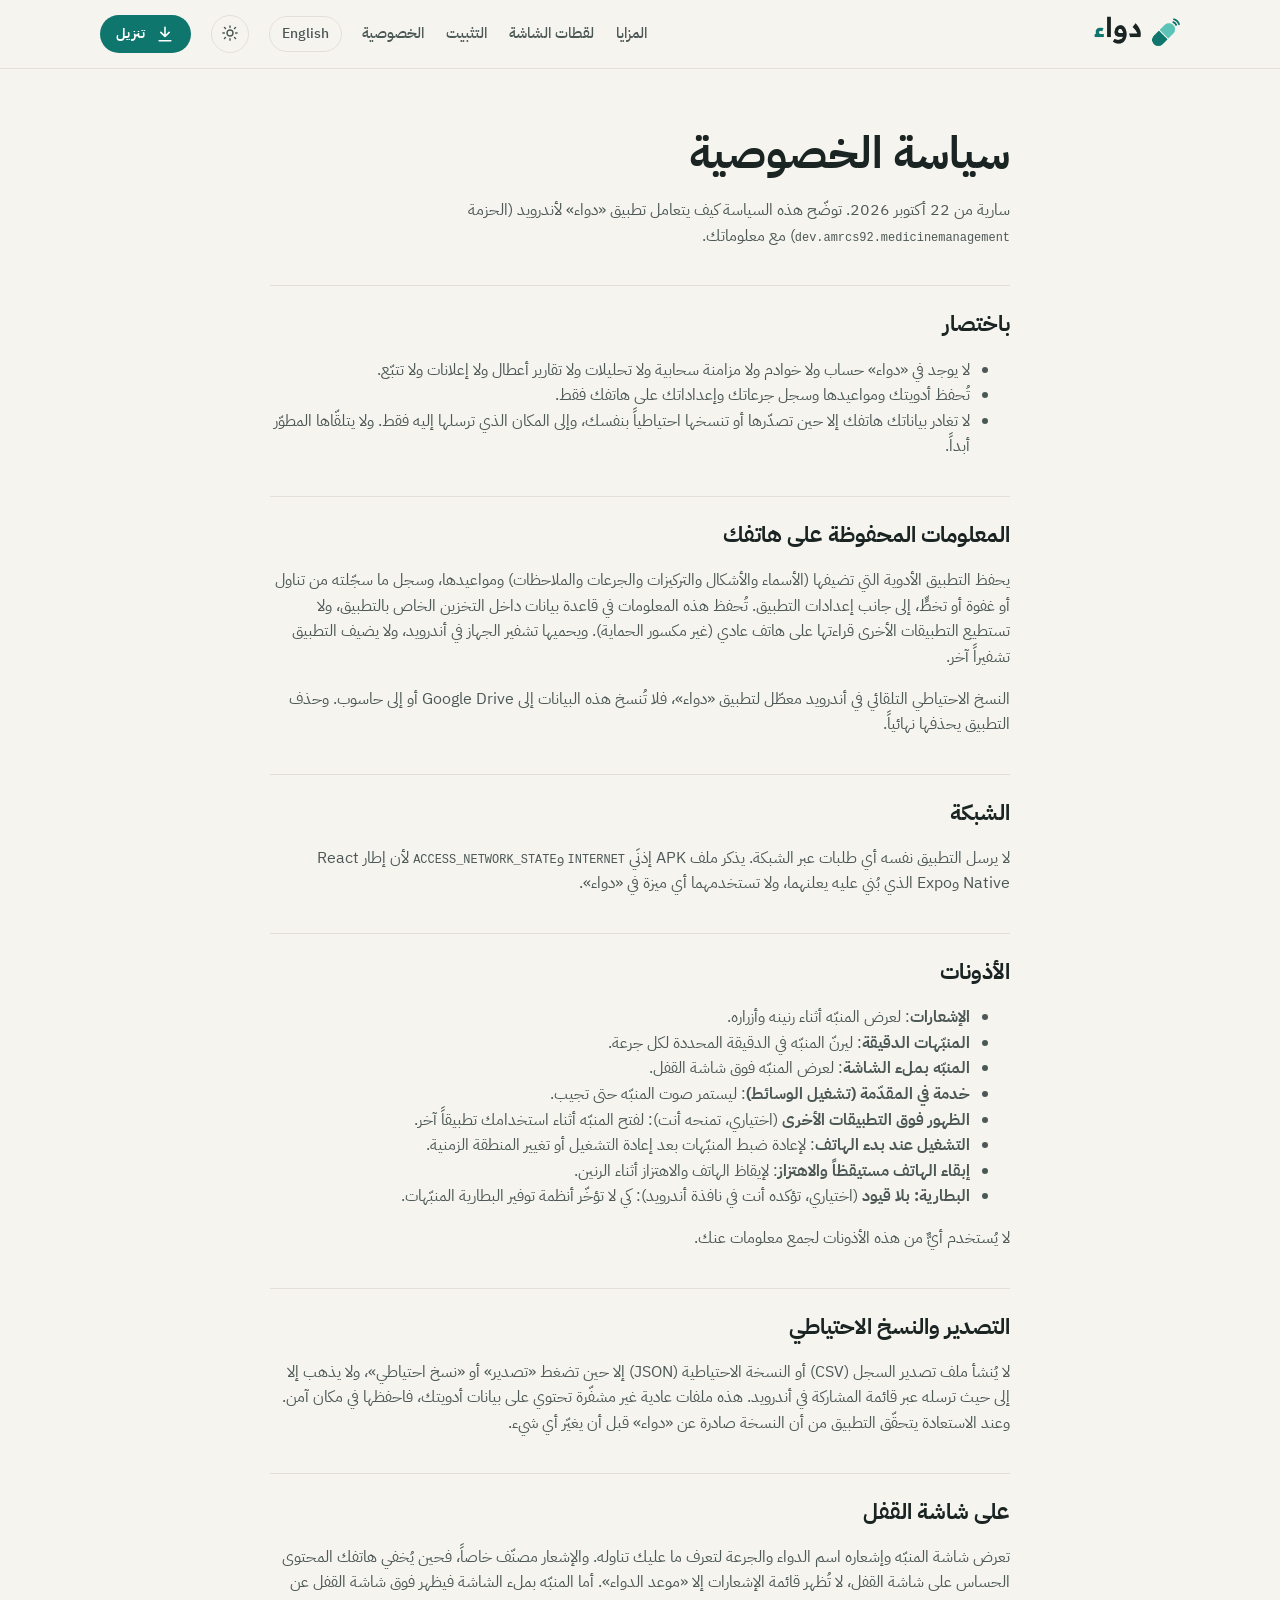
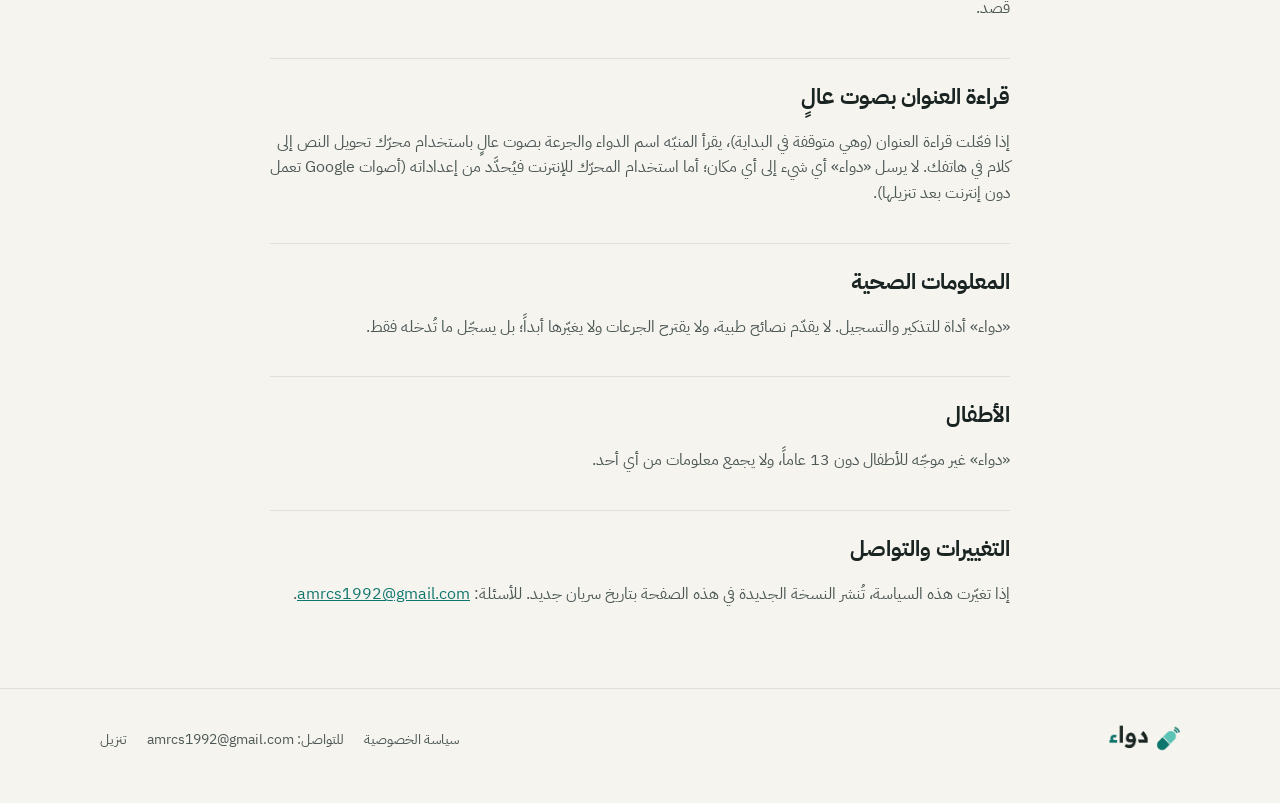
<file: ar/privacy.html>
<!doctype html>
<html lang="ar" dir="rtl">
<head>
  <meta charset="utf-8">
  <meta name="viewport" content="width=device-width, initial-scale=1">
  <title>سياسة الخصوصية · دواء</title>
  <meta name="description" content="دواء تطبيق مجاني وخاص للتذكير بالأدوية على أندرويد بالعربية والإنجليزية. منبّه حقيقي بملء الشاشة يستمر بالرنين حتى تجيب. بلا حساب ولا سحابة.">
  <meta name="theme-color" content="#0F766E">
  <meta property="og:title" content="سياسة الخصوصية · دواء">
  <meta property="og:description" content="دواء تطبيق مجاني وخاص للتذكير بالأدوية على أندرويد بالعربية والإنجليزية. منبّه حقيقي بملء الشاشة يستمر بالرنين حتى تجيب. بلا حساب ولا سحابة.">
  <meta property="og:image" content="https://amrcs92.github.io/dawa2-site/assets/icon.png">
  <link rel="icon" href="../assets/icon.png">
  <link rel="preconnect" href="https://fonts.googleapis.com">
  <link rel="preconnect" href="https://fonts.gstatic.com" crossorigin>
  <link href="https://fonts.googleapis.com/css2?family=Atkinson+Hyperlegible:wght@400;700&family=IBM+Plex+Sans+Arabic:wght@400;500;700&family=Plus+Jakarta+Sans:wght@700;800&display=swap" rel="stylesheet">
  <link rel="stylesheet" href="../style.css">
  <script>try { const t = localStorage.getItem('theme'); if (t === 'light' || t === 'dark') document.documentElement.dataset.theme = t; } catch (e) {}</script>
</head>
<body>
  <header class="topbar">
    <div class="container">
      <a class="brand" href="./"><img class="logo-light" src="../assets/logo-ar-light.png" alt="دواء · Dawa2"><img class="logo-dark" src="../assets/logo-ar-dark.png" alt="دواء · Dawa2"></a>
      <nav class="links" aria-label="Sections"><a href="./#features">المزايا</a><a href="./#screenshots">لقطات الشاشة</a><a href="./#install">التثبيت</a><a href="./#privacy">الخصوصية</a></nav>
      <a class="lang-switch" href="../privacy.html" hreflang="en">English</a>
      <button type="button" class="theme-toggle" aria-label="التبديل بين الفاتح والداكن" title="التبديل بين الفاتح والداكن"><span class="sun"><svg viewBox="0 0 24 24" fill="none" stroke="currentColor" stroke-width="1.9" stroke-linecap="round" stroke-linejoin="round" aria-hidden="true"><circle cx="12" cy="12" r="4"/><path d="M12 2.5v2M12 19.5v2M4.6 4.6 6 6M18 18l1.4 1.4M2.5 12h2M19.5 12h2M4.6 19.4 6 18M18 6l1.4-1.4"/></svg></span><span class="moon"><svg viewBox="0 0 24 24" fill="none" stroke="currentColor" stroke-width="1.9" stroke-linecap="round" stroke-linejoin="round" aria-hidden="true"><path d="M20 14.5A8 8 0 1 1 9.5 4a6.5 6.5 0 0 0 10.5 10.5z"/></svg></span></button>
      <a class="btn btn-primary btn-sm" href="https://github.com/amrcs92/dawa2-site/releases/latest/download/dawa2.apk"><svg viewBox="0 0 24 24" fill="none" stroke="currentColor" stroke-width="1.9" stroke-linecap="round" stroke-linejoin="round" aria-hidden="true"><path d="M12 4v11M7 10l5 5 5-5M5 20h14"/></svg>تنزيل</a>
    </div>
  </header>
  <main class="policy">
<h1>سياسة الخصوصية</h1>
      <p>سارية من 22 أكتوبر 2026. توضّح هذه السياسة كيف يتعامل تطبيق «دواء» لأندرويد (الحزمة <code dir="ltr">dev.amrcs92.medicinemanagement</code>) مع معلوماتك.</p>

      <h2>باختصار</h2>
      <ul>
        <li>لا يوجد في «دواء» حساب ولا خوادم ولا مزامنة سحابية ولا تحليلات ولا تقارير أعطال ولا إعلانات ولا تتبّع.</li>
        <li>تُحفظ أدويتك ومواعيدها وسجل جرعاتك وإعداداتك على هاتفك فقط.</li>
        <li>لا تغادر بياناتك هاتفك إلا حين تصدّرها أو تنسخها احتياطياً بنفسك، وإلى المكان الذي ترسلها إليه فقط. ولا يتلقّاها المطوّر أبداً.</li>
      </ul>

      <h2>المعلومات المحفوظة على هاتفك</h2>
      <p>يحفظ التطبيق الأدوية التي تضيفها (الأسماء والأشكال والتركيزات والجرعات والملاحظات) ومواعيدها، وسجل ما سجّلته من تناول أو غفوة أو تخطٍّ، إلى جانب إعدادات التطبيق. تُحفظ هذه المعلومات في قاعدة بيانات داخل التخزين الخاص بالتطبيق، ولا تستطيع التطبيقات الأخرى قراءتها على هاتف عادي (غير مكسور الحماية). ويحميها تشفير الجهاز في أندرويد، ولا يضيف التطبيق تشفيراً آخر.</p>
      <p>النسخ الاحتياطي التلقائي في أندرويد معطّل لتطبيق «دواء»، فلا تُنسخ هذه البيانات إلى Google Drive أو إلى حاسوب. وحذف التطبيق يحذفها نهائياً.</p>

      <h2>الشبكة</h2>
      <p>لا يرسل التطبيق نفسه أي طلبات عبر الشبكة. يذكر ملف APK إذنَي <code>INTERNET</code> و<code>ACCESS_NETWORK_STATE</code> لأن إطار React Native وExpo الذي بُني عليه يعلنهما، ولا تستخدمهما أي ميزة في «دواء».</p>

      <h2>الأذونات</h2>
      <ul>
        <li><strong>الإشعارات</strong>: لعرض المنبّه أثناء رنينه وأزراره.</li>
        <li><strong>المنبّهات الدقيقة</strong>: ليرنّ المنبّه في الدقيقة المحددة لكل جرعة.</li>
        <li><strong>المنبّه بملء الشاشة</strong>: لعرض المنبّه فوق شاشة القفل.</li>
        <li><strong>خدمة في المقدّمة (تشغيل الوسائط)</strong>: ليستمر صوت المنبّه حتى تجيب.</li>
        <li><strong>الظهور فوق التطبيقات الأخرى</strong> (اختياري، تمنحه أنت): لفتح المنبّه أثناء استخدامك تطبيقاً آخر.</li>
        <li><strong>التشغيل عند بدء الهاتف</strong>: لإعادة ضبط المنبّهات بعد إعادة التشغيل أو تغيير المنطقة الزمنية.</li>
        <li><strong>إبقاء الهاتف مستيقظاً والاهتزاز</strong>: لإيقاظ الهاتف والاهتزاز أثناء الرنين.</li>
        <li><strong>البطارية: بلا قيود</strong> (اختياري، تؤكده أنت في نافذة أندرويد): كي لا تؤخّر أنظمة توفير البطارية المنبّهات.</li>
      </ul>
      <p>لا يُستخدم أيٌّ من هذه الأذونات لجمع معلومات عنك.</p>

      <h2>التصدير والنسخ الاحتياطي</h2>
      <p>لا يُنشأ ملف تصدير السجل (CSV) أو النسخة الاحتياطية (JSON) إلا حين تضغط «تصدير» أو «نسخ احتياطي»، ولا يذهب إلا إلى حيث ترسله عبر قائمة المشاركة في أندرويد. هذه ملفات عادية غير مشفّرة تحتوي على بيانات أدويتك، فاحفظها في مكان آمن. وعند الاستعادة يتحقّق التطبيق من أن النسخة صادرة عن «دواء» قبل أن يغيّر أي شيء.</p>

      <h2>على شاشة القفل</h2>
      <p>تعرض شاشة المنبّه وإشعاره اسم الدواء والجرعة لتعرف ما عليك تناوله. والإشعار مصنّف خاصاً، فحين يُخفي هاتفك المحتوى الحساس على شاشة القفل، لا تُظهر قائمة الإشعارات إلا «موعد الدواء». أما المنبّه بملء الشاشة فيظهر فوق شاشة القفل عن قصد.</p>

      <h2>قراءة العنوان بصوت عالٍ</h2>
      <p>إذا فعّلت قراءة العنوان (وهي متوقفة في البداية)، يقرأ المنبّه اسم الدواء والجرعة بصوت عالٍ باستخدام محرّك تحويل النص إلى كلام في هاتفك. لا يرسل «دواء» أي شيء إلى أي مكان؛ أما استخدام المحرّك للإنترنت فيُحدَّد من إعداداته (أصوات Google تعمل دون إنترنت بعد تنزيلها).</p>

      <h2>المعلومات الصحية</h2>
      <p>«دواء» أداة للتذكير والتسجيل. لا يقدّم نصائح طبية، ولا يقترح الجرعات ولا يغيّرها أبداً؛ بل يسجّل ما تُدخله فقط.</p>

      <h2>الأطفال</h2>
      <p>«دواء» غير موجّه للأطفال دون 13 عاماً، ولا يجمع معلومات من أي أحد.</p>

      <h2>التغييرات والتواصل</h2>
      <p>إذا تغيّرت هذه السياسة، تُنشر النسخة الجديدة في هذه الصفحة بتاريخ سريان جديد. للأسئلة: <a href="mailto:amrcs1992@gmail.com">amrcs1992@gmail.com</a>.</p>

  </main>
  <footer>
    <div class="container">
      <a href="./"><img class="logo-light" src="../assets/logo-ar-light.png" alt="دواء · Dawa2"><img class="logo-dark" src="../assets/logo-ar-dark.png" alt="دواء · Dawa2"></a>
      <nav>
        <a href="privacy.html">سياسة الخصوصية</a>
        <a href="mailto:amrcs1992@gmail.com">للتواصل: amrcs1992@gmail.com</a>
        <a href="https://github.com/amrcs92/dawa2-site/releases/latest/download/dawa2.apk">تنزيل</a>
      </nav>
    </div>
  </footer>
  <script>
    // Light / dark switch: starts from the phone's setting, remembers the visitor's choice.
    const isDark = () =>
      document.documentElement.dataset.theme
        ? document.documentElement.dataset.theme === 'dark'
        : matchMedia('(prefers-color-scheme: dark)').matches;
    // Animated switches (View Transitions): the page fades smoothly to the other theme while the
    // sun/moon icon turns into the other one; screenshot toggles fade the same way. Instant without
    // the API or with reduced motion.
    const calm = matchMedia('(prefers-reduced-motion: reduce)').matches;
    // Resolves once the screenshots in view have their new image (or after 400 ms), so the
    // transition never captures a half-loaded picture.
    const shotsReady = (scope = document) => {
      const inView = [...scope.querySelectorAll('.gallery img')].filter((i) => {
        const r = i.getBoundingClientRect();
        return r.bottom > 0 && r.top < innerHeight;
      });
      return Promise.race([
        Promise.all(inView.map((i) => i.decode().catch(() => {}))),
        new Promise((r) => setTimeout(r, 400)),
      ]);
    };
    const transition = (change, themeSwitch = false) => {
      if (!document.startViewTransition || calm) { change(); return; }
      const html = document.documentElement;
      if (themeSwitch) html.classList.add('vt-theme'); // gives the sun/moon its own animation
      document.startViewTransition(change).finished.finally(() => html.classList.remove('vt-theme'));
    };
    const toggle = document.querySelector('.theme-toggle');
    toggle.addEventListener('click', () =>
      transition(() => {
        const next = isDark() ? 'light' : 'dark';
        document.documentElement.dataset.theme = next;
        try { localStorage.setItem('theme', next); } catch (e) {}
        document.dispatchEvent(new CustomEvent('themechange', { detail: next }));
        return shotsReady();
      }, true),
    );
  </script>
</body>
</html>
</file>
<file: style.css>
/* Dawa2 website. Brand tokens from the app's "Tend" palette (apps/mobile/src/ui/theme.ts). */
:root {
  --bg: #f6f4ef;
  --bg2: #efece5;
  --surface: #ffffff;
  --ink: #1a2422;
  --ink2: #4c5856;
  --ink3: #5f6a68;
  --line: #e3dfd6;
  --primary: #0f766e;
  --on-primary: #ffffff;
  --soft: #dcefeb;
  --on-soft: #0b5f59;
  --mint: #5ec4b6;
  --mint-ink: #0f766e;
  --hero: #0b4f4a;
  --hero-ink: #f6f4ef;
  --hero-ink2: #c4e3de;
  --shadow: 0 24px 60px -20px rgba(11, 79, 74, 0.35);
  --radius: 24px;
  --font-body: 'Atkinson Hyperlegible', 'Segoe UI', system-ui, sans-serif;
  --font-head: 'Plus Jakarta Sans', 'Segoe UI', system-ui, sans-serif;
  color-scheme: light dark;
}
:lang(ar) {
  --font-body: 'IBM Plex Sans Arabic', 'Segoe UI', system-ui, sans-serif;
  --font-head: 'IBM Plex Sans Arabic', 'Segoe UI', system-ui, sans-serif;
}
@media (prefers-color-scheme: dark) {
  :root:not([data-theme='light']) {
    --bg: #111615;
    --bg2: #161c1b;
    --surface: #1a201f;
    --ink: #e7ecea;
    --ink2: #b3bebb;
    --ink3: #94a09d;
    --line: #303938;
    --primary: #3cbfb1;
    --on-primary: #06211e;
    --soft: #173b37;
    --on-soft: #8fe0d5;
    --mint-ink: #3cbfb1;
    --hero: #173b37;
    --hero-ink: #e7ecea;
    --hero-ink2: #b3d6d0;
    --shadow: 0 24px 60px -24px rgba(0, 0, 0, 0.8);
  }
}
:root[data-theme='dark'] {
  --bg: #111615;
  --bg2: #161c1b;
  --surface: #1a201f;
  --ink: #e7ecea;
  --ink2: #b3bebb;
  --ink3: #94a09d;
  --line: #303938;
  --primary: #3cbfb1;
  --on-primary: #06211e;
  --soft: #173b37;
  --on-soft: #8fe0d5;
  --mint-ink: #3cbfb1;
  --hero: #173b37;
  --hero-ink: #e7ecea;
  --hero-ink2: #b3d6d0;
  --shadow: 0 24px 60px -24px rgba(0, 0, 0, 0.8);
}
:root[data-theme='light'] { color-scheme: light; }
:root[data-theme='dark'] { color-scheme: dark; }

* { box-sizing: border-box; }
html { -webkit-text-size-adjust: 100%; scroll-behavior: smooth; }
body {
  margin: 0;
  background: var(--bg);
  color: var(--ink);
  font-family: var(--font-body);
  line-height: 1.6;
}
img { max-width: 100%; height: auto; display: block; }
h1, h2, h3, h4, .btn, .brand { font-family: var(--font-head); }
a { color: inherit; }
.container { max-width: 1120px; margin: 0 auto; padding: 0 20px; }

/* ── Top bar ─────────────────────────────────────────── */
.topbar {
  position: sticky; top: 0; z-index: 10;
  background: color-mix(in srgb, var(--bg) 85%, transparent);
  backdrop-filter: blur(12px);
  border-bottom: 1px solid var(--line);
}
.topbar .container { display: flex; align-items: center; gap: 20px; height: 68px; }
.brand { display: flex; align-items: center; text-decoration: none; }
.brand img { height: 36px; width: auto; }
.logo-dark { display: none !important; }
@media (prefers-color-scheme: dark) {
  :root:not([data-theme='light']) .logo-light { display: none !important; }
  :root:not([data-theme='light']) .logo-dark { display: block !important; }
}
:root[data-theme='dark'] .logo-light { display: none !important; }
:root[data-theme='dark'] .logo-dark { display: block !important; }

/* Light / dark switch */
.theme-toggle {
  display: grid; place-items: center; width: 38px; height: 38px; flex: 0 0 38px; padding: 0;
  border: 1px solid var(--line); border-radius: 999px; background: transparent; color: var(--ink2); cursor: pointer;
}
.theme-toggle:hover { color: var(--ink); }
.theme-toggle svg { width: 18px; height: 18px; }
.theme-toggle .moon { display: none; }
@media (prefers-color-scheme: dark) {
  :root:not([data-theme='light']) .theme-toggle .sun { display: none; }
  :root:not([data-theme='light']) .theme-toggle .moon { display: block; }
}
:root[data-theme='dark'] .theme-toggle .sun { display: none; }
:root[data-theme='dark'] .theme-toggle .moon { display: block; }
.links { display: flex; gap: 22px; margin-inline-start: auto; }
.links a { text-decoration: none; color: var(--ink2); font-weight: 500; font-size: 15px; }
.links a:hover { color: var(--ink); }
.lang-switch {
  text-decoration: none; font-weight: 500; font-size: 14px; color: var(--ink2);
  border: 1px solid var(--line); border-radius: 999px; padding: 6px 12px;
}
.btn {
  display: inline-flex; align-items: center; gap: 10px; text-decoration: none;
  font-weight: 700; border-radius: 999px; padding: 12px 22px; font-size: 15px;
  transition: transform 0.15s ease, box-shadow 0.15s ease;
}
.btn:hover { transform: translateY(-1px); }
.btn-primary { background: var(--primary); color: var(--on-primary); box-shadow: var(--shadow); }
.btn-ghost { border: 1px solid var(--line); color: var(--ink); }
.btn-sm { padding: 8px 16px; font-size: 14px; box-shadow: none; }
.btn svg { width: 20px; height: 20px; }

/* ── Hero ────────────────────────────────────────────── */
.hero { padding: 72px 0 56px; overflow: hidden; }
.hero .container { display: grid; grid-template-columns: 1.05fr 1fr; gap: 48px; align-items: center; }
.eyebrow {
  display: inline-flex; align-items: center; gap: 8px; font-size: 14px; font-weight: 500;
  color: var(--ink2); background: var(--surface); border: 1px solid var(--line);
  border-radius: 999px; padding: 6px 14px;
}
.eyebrow .dot { width: 8px; height: 8px; border-radius: 50%; background: var(--mint); }
h1 { font-size: clamp(36px, 5.4vw, 58px); line-height: 1.1; margin: 20px 0 16px; letter-spacing: -0.01em; }
[dir='rtl'] h1 { line-height: 1.3; letter-spacing: 0; }
.lead { font-size: clamp(17px, 2vw, 19px); color: var(--ink2); max-width: 560px; margin: 0 0 28px; }
.cta { display: flex; flex-wrap: wrap; gap: 12px; align-items: center; }
.meta { margin-top: 14px; font-size: 14px; color: var(--ink3); }
.phones { position: relative; height: 560px; }
.phone {
  position: absolute; width: 250px; border-radius: 38px; padding: 9px;
  background: #0c1110; box-shadow: var(--shadow);
}
.phone img { border-radius: 30px; }
/* --mx / --my (-1…1) follow the pointer over the hero; the phones lean toward it at different depths. */
.phones .phone { transition: transform 0.5s cubic-bezier(0.2, 0.7, 0.2, 1); }
.phone.front {
  inset-inline-start: 10%; top: 0; z-index: 2;
  transform: translate3d(calc(var(--mx, 0) * 14px), calc(var(--my, 0) * 10px), 0);
}
.phone.back {
  inset-inline-start: 42%; top: 56px; z-index: 1; opacity: 0.96;
  transform: translate3d(calc(var(--mx, 0) * -9px), calc(var(--my, 0) * -6px), 0) rotate(6deg);
}
[dir='rtl'] .phone.back { transform: translate3d(calc(var(--mx, 0) * -9px), calc(var(--my, 0) * -6px), 0) rotate(-6deg); }

/* ── Trust strip ─────────────────────────────────────── */
.trust { border-block: 1px solid var(--line); background: var(--bg2); }
.trust ul {
  list-style: none; margin: 0; padding: 18px 0; display: flex; flex-wrap: wrap;
  justify-content: center; gap: 12px 36px;
}
.trust li { display: flex; align-items: center; gap: 8px; color: var(--ink2); font-weight: 500; font-size: 15px; }
.trust svg { width: 18px; height: 18px; color: var(--mint-ink); }

/* ── Sections ────────────────────────────────────────── */
section.block { padding: 88px 0; }
.section-head { max-width: 640px; margin: 0 auto 44px; text-align: center; }
.section-head h2 { font-size: clamp(28px, 3.6vw, 38px); line-height: 1.2; margin: 0 0 12px; }
.section-head p { color: var(--ink2); margin: 0; font-size: 17px; }
.features { display: grid; grid-template-columns: repeat(3, 1fr); gap: 18px; }
.feature {
  background: var(--surface); border: 1px solid var(--line); border-radius: var(--radius); padding: 26px;
}
.feature .icon {
  width: 48px; height: 48px; border-radius: 16px; display: grid; place-items: center;
  background: var(--soft); color: var(--on-soft); margin-bottom: 16px;
}
.feature .icon svg { width: 24px; height: 24px; }
.feature h3 { margin: 0 0 6px; font-size: 18px; }
.feature p { margin: 0; color: var(--ink2); font-size: 15px; }

/* ── Gallery ─────────────────────────────────────────── */
.gallery-bar { display: flex; justify-content: center; margin-bottom: 28px; }
.seg { display: inline-flex; border: 1px solid var(--line); border-radius: 999px; padding: 4px; background: var(--surface); }
.seg button {
  font: inherit; font-size: 14px; font-weight: 500; border: 0; background: transparent; color: var(--ink2);
  padding: 8px 18px; border-radius: 999px; cursor: pointer;
}
.seg button[aria-pressed='true'] { background: var(--primary); color: var(--on-primary); }
.gallery { display: flex; gap: 20px; overflow-x: auto; padding: 8px 4px 20px; scroll-snap-type: x mandatory; }
.gallery figure { margin: 0; flex: 0 0 220px; scroll-snap-align: start; text-align: center; }
.gallery .phone { position: static; width: 220px; padding: 7px; border-radius: 32px; }
.gallery .phone img { border-radius: 26px; }
.gallery figcaption { margin-top: 12px; font-weight: 500; color: var(--ink2); font-size: 15px; }

/* ── Install ─────────────────────────────────────────── */
.install { display: grid; grid-template-columns: 1fr 1fr; gap: 24px; align-items: start; }
.download-card {
  background: var(--hero); color: var(--hero-ink); border-radius: 32px; padding: 32px; box-shadow: var(--shadow);
}
.download-card h3 { margin: 0 0 4px; font-size: 24px; }
.download-card p { color: var(--hero-ink2); margin: 0 0 20px; }
.download-card .btn-primary { background: var(--hero-ink); color: var(--hero); }
.facts { display: grid; grid-template-columns: repeat(3, 1fr); gap: 10px; margin: 22px 0 18px; }
.facts div { background: rgba(255, 255, 255, 0.08); border-radius: 16px; padding: 12px 14px; }
.facts dt { font-size: 12px; color: var(--hero-ink2); }
.facts dd { margin: 2px 0 0; font-weight: 700; }
.checksum { font-size: 12px; color: var(--hero-ink2); word-break: break-all; }
.checksum code { font-family: ui-monospace, Menlo, Consolas, monospace; }
.steps { list-style: none; margin: 0; padding: 0; display: grid; gap: 14px; counter-reset: step; }
.steps li {
  counter-increment: step; background: var(--surface); border: 1px solid var(--line); border-radius: 20px;
  padding: 18px 20px 18px 64px; position: relative;
}
[dir='rtl'] .steps li { padding: 18px 64px 18px 20px; }
.steps li::before {
  content: counter(step); position: absolute; inset-inline-start: 18px; top: 18px; width: 30px; height: 30px;
  border-radius: 50%; display: grid; place-items: center; background: var(--primary); color: var(--on-primary);
  font-weight: 700; font-size: 14px;
}
.steps h4 { margin: 0 0 4px; font-size: 16px; }
.steps p { margin: 0; color: var(--ink2); font-size: 15px; }
.note {
  margin-top: 14px; padding: 14px 16px; border-radius: 16px; background: var(--bg2);
  color: var(--ink2); font-size: 14px; border: 1px solid var(--line);
}

/* ── Privacy band ────────────────────────────────────── */
.privacy-band {
  background: var(--surface); border: 1px solid var(--line); border-radius: 32px; padding: 40px;
  display: grid; grid-template-columns: 1fr 1fr; gap: 32px; align-items: center;
}
.privacy-band h2 { font-size: clamp(26px, 3.2vw, 34px); margin: 0 0 12px; line-height: 1.2; }
.privacy-band p { color: var(--ink2); margin: 0 0 20px; }
.checks { list-style: none; margin: 0; padding: 0; display: grid; gap: 12px; }
.checks li { display: flex; gap: 12px; align-items: flex-start; color: var(--ink2); }
.checks svg { flex: 0 0 22px; width: 22px; height: 22px; color: var(--mint-ink); margin-top: 2px; }

/* ── FAQ ─────────────────────────────────────────────── */
.faq { max-width: 760px; margin: 0 auto; display: grid; gap: 10px; }
.faq details { background: var(--surface); border: 1px solid var(--line); border-radius: 18px; padding: 4px 20px; }
.faq summary { cursor: pointer; font-weight: 700; padding: 14px 0; list-style: none; display: flex; justify-content: space-between; gap: 12px; }
.faq summary::-webkit-details-marker { display: none; }
.faq summary::after { content: '+'; color: var(--ink3); font-weight: 400; font-size: 22px; line-height: 1; }
.faq details[open] summary::after { content: '–'; }
.faq p { margin: 0 0 16px; color: var(--ink2); }

/* ── Footer ──────────────────────────────────────────── */
footer { border-top: 1px solid var(--line); padding: 36px 0 48px; margin-top: 40px; }
footer .container { display: flex; flex-wrap: wrap; gap: 16px 32px; align-items: center; justify-content: space-between; }
footer img { height: 30px; width: auto; }
footer nav { display: flex; flex-wrap: wrap; gap: 20px; }
footer a { color: var(--ink2); text-decoration: none; font-size: 14px; }
footer a:hover { color: var(--ink); }
footer small { color: var(--ink3); width: 100%; }

/* ── Policy page ─────────────────────────────────────── */
.policy { max-width: 780px; margin: 0 auto; padding: 56px 20px 24px; }
.policy h1 { font-size: clamp(32px, 4.6vw, 44px); margin-top: 0; }
.policy h2 { font-size: 22px; margin: 36px 0 8px; padding-top: 20px; border-top: 1px solid var(--line); }
.policy p, .policy li { color: var(--ink2); }
.policy a { color: var(--primary); }
.policy code { font-size: 0.92em; }

/* ── Responsive ──────────────────────────────────────── */
@media (max-width: 900px) {
  .hero .container, .install, .privacy-band { grid-template-columns: 1fr; }
  .phones { height: 480px; max-width: 420px; margin: 0 auto; width: 100%; }
  .phone { width: 210px; }
  .features { grid-template-columns: 1fr 1fr; }
  .links { display: none; }
  .topbar .lang-switch { margin-inline-start: auto; }
  .topbar .container { gap: 12px; }
}
@media (max-width: 560px) {
  .features { grid-template-columns: 1fr; }
  .facts { grid-template-columns: 1fr 1fr; }
  section.block { padding: 64px 0; }
  .hero { padding-top: 48px; }
  .privacy-band { padding: 28px 22px; }
  .topbar .btn-sm { display: none; }
}

/* Release line under the hero button, and What's new in the download card */
.release-line { margin-top: 6px; font-size: 14px; display: flex; flex-wrap: wrap; gap: 8px; color: var(--ink3); }
.release-line a { color: var(--ink2); text-decoration: underline; text-underline-offset: 3px; }
.whats-new { background: rgba(255, 255, 255, 0.08); border-radius: 16px; padding: 14px 16px; margin: 0 0 14px; }
.whats-new h4 { margin: 0 0 8px; font-size: 15px; }
.whats-new ul { margin: 0; padding-inline-start: 20px; color: var(--hero-ink2); font-size: 14px; line-height: 1.6; }
.whats-new li + li { margin-top: 4px; }
.download-card .all-versions { margin: 0 0 14px; font-size: 14px; }
.download-card .all-versions a { color: var(--hero-ink); text-decoration: underline; text-underline-offset: 3px; }

/* ── Motion ──────────────────────────────────────────── */
@keyframes rise { from { opacity: 0; transform: translateY(18px); } }
@keyframes reveal { from { opacity: 0; translate: 0 28px; } to { opacity: 1; translate: none; } }
@keyframes float { 50% { translate: 0 -12px; } }
/* The back phone shows the alarm screen, so it buzzes now and then. */
@keyframes buzz {
  0%, 12%, 100% { rotate: 0deg; }
  2%, 6%, 10% { rotate: -2deg; }
  4%, 8% { rotate: 2deg; }
}
@keyframes ping { 75%, 100% { transform: scale(2.8); opacity: 0; } }
@keyframes breathe { 50% { transform: translate(-50%, -50%) scale(1.12); opacity: 0.75; } }
@keyframes drift { to { transform: translate(-8%, 10%) scale(1.15); } }
@keyframes nudge { 50% { transform: translateY(3px); } }

/* Hero: text rises in line by line, the phones follow, then float. */
.hero { position: relative; isolation: isolate; }
.hero::before {
  content: ''; position: absolute; z-index: -1; inset-block-start: -18%; inset-inline-end: -12%;
  width: 62vw; height: 62vw; max-width: 780px; max-height: 780px; border-radius: 50%;
  background: radial-gradient(closest-side, color-mix(in srgb, var(--mint) 24%, transparent), transparent);
  animation: drift 16s ease-in-out infinite alternate;
}
.hero .container > div:first-child > * { animation: rise 0.8s cubic-bezier(0.2, 0.7, 0.2, 1) backwards; }
.hero .container > div:first-child > :nth-child(2) { animation-delay: 0.08s; }
.hero .container > div:first-child > :nth-child(3) { animation-delay: 0.16s; }
.hero .container > div:first-child > :nth-child(4) { animation-delay: 0.24s; }
.hero .container > div:first-child > :nth-child(n + 5) { animation-delay: 0.32s; }
.phones { animation: rise 1s 0.3s cubic-bezier(0.2, 0.7, 0.2, 1) backwards; }
.phones::before {
  content: ''; position: absolute; z-index: 0; left: 50%; top: 50%; width: 82%; aspect-ratio: 1;
  border-radius: 50%; transform: translate(-50%, -50%);
  background: radial-gradient(closest-side, color-mix(in srgb, var(--primary) 30%, transparent), transparent);
  filter: blur(8px); animation: breathe 7s ease-in-out infinite;
}
.phones .phone.front { animation: float 6s ease-in-out infinite; }
.phones .phone.back { animation: float 6s -3s ease-in-out infinite, buzz 5s 1.6s ease-in-out infinite; }
.eyebrow .dot { position: relative; }
.eyebrow .dot::after {
  content: ''; position: absolute; inset: 0; border-radius: 50%; background: var(--mint);
  animation: ping 2.2s cubic-bezier(0, 0, 0.2, 1) infinite;
}

/* Sections rise into view as you scroll (the script adds .reveal, so nothing hides without it). */
.reveal { opacity: 0; }
.reveal.in { animation: reveal 0.8s var(--d, 0s) cubic-bezier(0.2, 0.7, 0.2, 1) both; }

/* Buttons and links */
.btn-primary { position: relative; overflow: hidden; }
.btn-primary::after {
  content: ''; position: absolute; inset: 0; pointer-events: none;
  background: linear-gradient(105deg, transparent 35%, rgba(255, 255, 255, 0.35) 50%, transparent 65%);
  transform: translateX(-120%); transition: transform 0.6s ease;
}
.btn-ghost { transition: transform 0.15s ease, border-color 0.2s ease, background-color 0.2s ease; }
.links a {
  background: linear-gradient(currentColor, currentColor) no-repeat 0 100% / 0 2px;
  transition: color 0.2s ease, background-size 0.3s ease; padding-bottom: 2px;
}
[dir='rtl'] .links a { background-position: 100% 100%; }
.theme-toggle, .lang-switch { transition: color 0.2s ease, border-color 0.2s ease, transform 0.4s ease; }

/* Cards and lists */
.feature { transition: transform 0.3s ease, box-shadow 0.3s ease, border-color 0.3s ease; }
.feature .icon { transition: background-color 0.3s ease, color 0.3s ease, transform 0.4s cubic-bezier(0.34, 1.56, 0.64, 1); }
.trust li svg, .checks li svg { transition: transform 0.35s cubic-bezier(0.34, 1.56, 0.64, 1); }
.trust li, .checks li, .gallery figcaption { transition: color 0.2s ease; }
.gallery .phone { transition: transform 0.35s cubic-bezier(0.2, 0.7, 0.2, 1), box-shadow 0.35s ease; }
.download-card { transition: transform 0.35s ease, box-shadow 0.35s ease; }
.facts div { transition: background-color 0.2s ease; }
.steps li { transition: transform 0.3s ease, border-color 0.3s ease, box-shadow 0.3s ease; }
.steps li::before { transition: transform 0.35s cubic-bezier(0.34, 1.56, 0.64, 1); }
.privacy-band { transition: border-color 0.3s ease, box-shadow 0.3s ease; }
.faq details { transition: border-color 0.2s ease, box-shadow 0.2s ease; }
.faq summary { transition: color 0.2s ease; }
.faq summary::after { content: '+'; transition: transform 0.3s ease; }
.faq details[open] summary::after { content: '+'; transform: rotate(45deg); }
.faq details[open] p { animation: rise 0.35s ease; }

@media (hover: hover) {
  .btn-primary:hover { box-shadow: 0 28px 60px -18px color-mix(in srgb, var(--primary) 70%, transparent); }
  .btn-primary:hover::after { transform: translateX(120%); }
  .btn-primary:hover svg { animation: nudge 0.8s ease-in-out infinite; }
  .btn-ghost:hover { border-color: var(--primary); background: var(--soft); color: var(--on-soft); }
  .links a:hover { background-size: 100% 2px; }
  .theme-toggle:hover { border-color: var(--primary); transform: rotate(20deg); }
  .lang-switch:hover { color: var(--ink); border-color: var(--primary); }

  .trust li:hover { color: var(--ink); }
  .trust li:hover svg { transform: scale(1.25); }

  .feature:hover {
    transform: translateY(-6px); box-shadow: var(--shadow);
    border-color: color-mix(in srgb, var(--primary) 45%, var(--line));
  }
  .feature:hover .icon { background: var(--primary); color: var(--on-primary); transform: scale(1.08) rotate(-6deg); }

  .gallery figure:hover .phone { transform: translateY(-6px) scale(1.02); }
  .gallery figure:hover figcaption { color: var(--ink); }

  .download-card:hover { transform: translateY(-4px); box-shadow: 0 32px 70px -22px rgba(11, 79, 74, 0.55); }
  .facts div:hover { background: rgba(255, 255, 255, 0.14); }

  .steps li:hover {
    transform: translateX(4px); box-shadow: var(--shadow);
    border-color: color-mix(in srgb, var(--primary) 45%, var(--line));
  }
  [dir='rtl'] .steps li:hover { transform: translateX(-4px); }
  .steps li:hover::before { transform: scale(1.15); }

  .privacy-band:hover { border-color: color-mix(in srgb, var(--primary) 35%, var(--line)); box-shadow: var(--shadow); }
  .checks li:hover { color: var(--ink); }
  .checks li:hover svg { transform: scale(1.2) rotate(-8deg); }

  .faq details:hover { border-color: color-mix(in srgb, var(--primary) 45%, var(--line)); }
  .faq summary:hover { color: var(--primary); }
}

@media (prefers-reduced-motion: reduce) {
  *, *::before, *::after { animation: none !important; transition: none !important; }
  html { scroll-behavior: auto; }
}

/* Light/dark switches (see the footer script): the page fades smoothly; on a theme switch the
   sun/moon turns into the other icon. */
::view-transition-old(root),
::view-transition-new(root) { animation-duration: 0.45s; animation-timing-function: ease; }
.vt-theme .theme-toggle { view-transition-name: theme-toggle; }
.vt-theme::view-transition-old(theme-toggle) { animation: theme-icon-out 0.45s ease both; }
.vt-theme::view-transition-new(theme-toggle) { animation: theme-icon-in 0.45s ease both; }
@keyframes theme-icon-out { to { opacity: 0; transform: rotate(90deg) scale(0.4); } }
@keyframes theme-icon-in { from { opacity: 0; transform: rotate(-90deg) scale(0.4); } }
</file>
